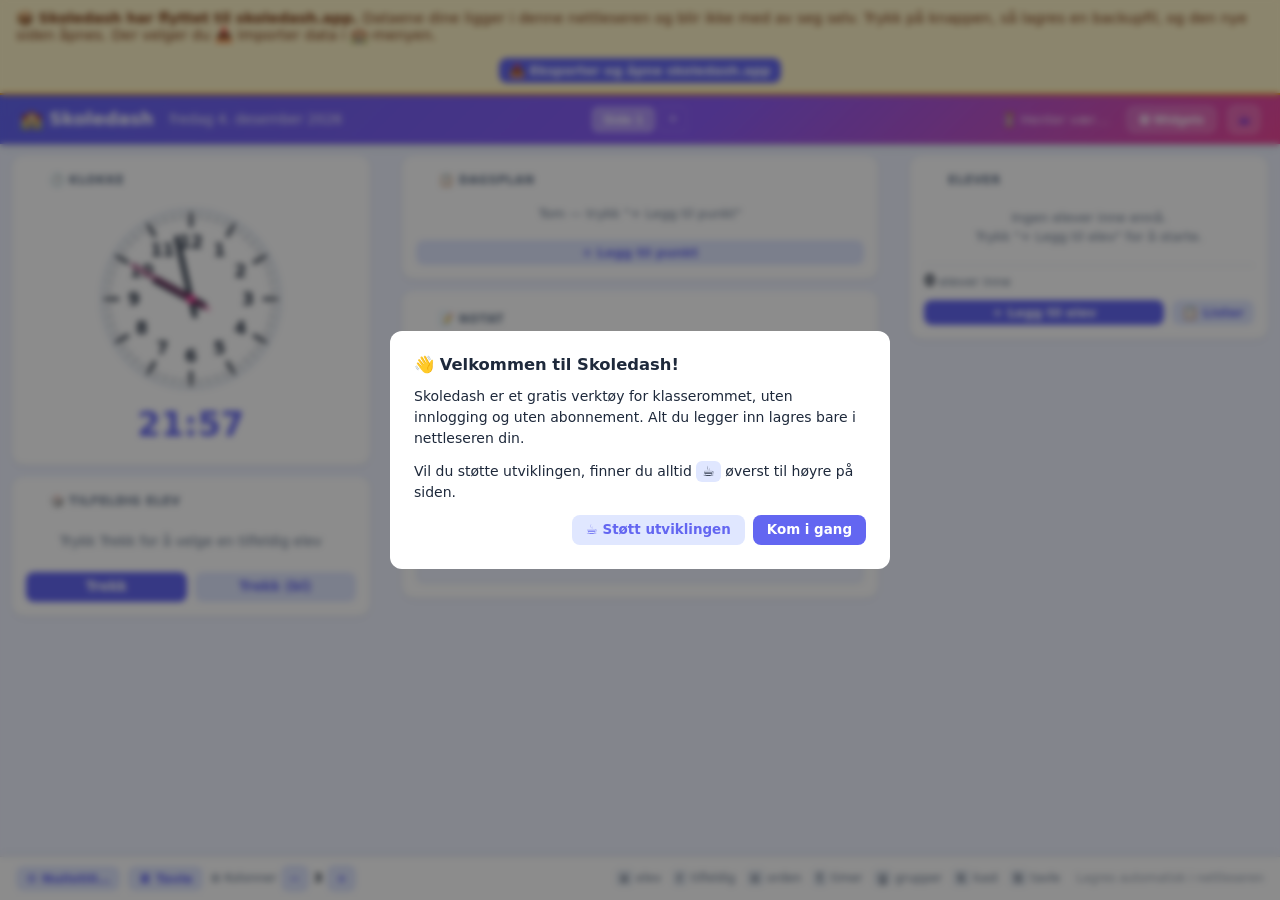
<file: index.html>
<!DOCTYPE html>
<html lang="no" data-theme="lyst">
<head>
  <meta charset="UTF-8">
  <meta name="viewport" content="width=device-width, initial-scale=1.0">
  <title>Skoledash</title>
  <!-- Favicon uten egen fil: en inline SVG (data-URI) som bare tegner 🏫-emojien. -->
  <link rel="icon" href="data:image/svg+xml,%3Csvg xmlns='http://www.w3.org/2000/svg' viewBox='0 0 100 100'%3E%3Ctext y='.9em' font-size='90'%3E%F0%9F%8F%AB%3C/text%3E%3C/svg%3E">
  <meta name="description" content="Klasseromsdashboard for læreren — navnetrekking, grupper, timer og dagsplan i ett oversiktlig dashboard. Alt lagres lokalt i nettleseren.">
  <!-- Open Graph / sosiale medier -->
  <meta property="og:type" content="website">
  <meta property="og:title" content="Skoledash: klasseromsdashboard for læreren">
  <meta property="og:description" content="Navnetrekking, grupper, timer og dagsplan i ett oversiktlig dashboard. Alt lagres lokalt i nettleseren.">
  <meta property="og:image" content="https://knitresletta.github.io/klasserom-dashboard/og-image.png">
  <meta property="og:image:width" content="2752">
  <meta property="og:image:height" content="1536">
  <meta property="og:url" content="https://knitresletta.github.io/klasserom-dashboard/">
  <meta name="twitter:card" content="summary_large_image">
  <meta name="twitter:title" content="Skoledash: klasseromsdashboard for læreren">
  <meta name="twitter:description" content="Navnetrekking, grupper, timer og dagsplan i ett oversiktlig dashboard.">
  <meta name="twitter:image" content="https://knitresletta.github.io/klasserom-dashboard/og-image.png">
  <link rel="stylesheet" href="style.css">
</head>
<body>
<!--
  Sidestruktur:
   <header>  — tittel/meny, fane-rad for sider, dato, vær og ⊞ Widgets-menyen
   <main>    — tre (eller flere) .col-wrapper-kolonner som JS fyller med widget-kort,
               etterfulgt av selve kort-malene (app.js flytter dem inn i kolonnene)
   #action-bar — bunnlinje med Nullstill, Tavle, kolonneteller og hurtigtast-hint
   #modal-overlay + frittstående modaler — dialoger (se MODALS-seksjonen)
  All logikk ligger i app.js (lastes nederst). Tekst styres via data-attributter.
-->

<!-- Flyttebanner: denne adressen er frosset, Skoledash bor nå på skoledash.app.
     Data følger adressen i nettleseren, så brukeren må eksportere her og importere der. -->
<div id="flytte-banner">
  <span>📦 <strong>Skoledash har flyttet til skoledash.app.</strong> Dataene dine ligger i denne nettleseren og blir ikke med av seg selv. Trykk på knappen, så lagres en backupfil, og den nye siden åpnes. Der velger du 📥 Importer data i 🏫-menyen.</span>
  <!-- Vanlig lenke + inline onclick med vilje: virker selv om nettleseren har en eldre
       app.js i cache (eksporterData finnes der også), og lenker stoppes ikke av popup-blokkering. -->
  <a id="btn-flytt" class="btn btn-primary btn-sm" href="https://skoledash.app" target="_blank" rel="noopener" onclick="eksporterData()">📤 Eksporter og åpne skoledash.app</a>
</div>

<header>
  <!-- Skoledash-menyen: klikk på tittelen åpner nedtrekket. Valgene med .kl-has-submenu
       folder ut en undermeny (tema/font/størrelse). data-tema/-font/-størrelse leses av
       app.js for å vite hvilket valg som ble klikket. -->
  <div id="klasserom-meny-wrapper">
    <h1 id="btn-klasserom-meny" title="Meny">🏫 Skoledash</h1>
    <div id="klasserom-dropdown" class="hidden">
      <div class="kl-dropdown-item" id="btn-åpne-logg">📋 Oppdateringslogg</div>
      <div class="kl-dropdown-item" id="btn-åpne-guide">❓ Brukerveiledning</div>
      <div class="kl-dropdown-item" onclick="åpneTilbakemeldingModal()">💬 Tilbakemelding</div>
      <div class="kl-dropdown-item" onclick="åpneBegrensningModal()">⛔ Gruppebegrensning</div>
      <div class="kl-dropdown-sep"></div>
      <div class="kl-dropdown-item" id="btn-eksporter">📤 Eksporter data</div>
      <div class="kl-dropdown-item" id="btn-importer">📥 Importer data</div>
      <div class="kl-dropdown-sep"></div>
      <div class="kl-dropdown-item kl-has-submenu">
        🎨 Tema
        <div class="kl-submenu">
          <div class="kl-dropdown-label">Standard</div>
          <div class="kl-dropdown-item tema-valg" data-tema="lyst">☀️ Lyst</div>
          <div class="kl-dropdown-item tema-valg" data-tema="mørkt">🌙 Mørkt</div>
          <div class="kl-dropdown-item tema-valg" data-tema="kontrast">⬛ Høy kontrast</div>
          <div class="kl-dropdown-sep"></div>
          <div class="kl-dropdown-label">Eventyr</div>
          <div class="kl-dropdown-item tema-valg" data-tema="under-vann">🌊 Under vann</div>
          <div class="kl-dropdown-item tema-valg" data-tema="fjellet">🏔️ På fjellet</div>
          <div class="kl-dropdown-item tema-valg" data-tema="skogen">🌲 I skogen</div>
          <div class="kl-dropdown-item tema-valg" data-tema="vulkan">🌋 I en vulkan</div>
          <div class="kl-dropdown-item tema-valg" data-tema="eventyrland">🧚 I eventyrland</div>
          <div class="kl-dropdown-sep"></div>
          <div class="kl-dropdown-label">Digital</div>
          <div class="kl-dropdown-item tema-valg" data-tema="matrix">💊 Matrix</div>
          <div class="kl-dropdown-item tema-valg" data-tema="cyberspace">🔷 Cyberspace</div>
          <div class="kl-dropdown-item tema-valg" data-tema="equestria">🦄 Equestria</div>
        </div>
      </div>
      <div class="kl-dropdown-item kl-has-submenu">
        🔤 Font
        <div class="kl-submenu">
          <div class="kl-dropdown-item font-valg" data-font="system">🖥 System standard</div>
          <div class="kl-dropdown-item font-valg" data-font="victor-mono">💻 Victor Mono</div>
          <div class="kl-dropdown-item font-valg" data-font="inter">✦ Inter</div>
          <div class="kl-dropdown-item font-valg" data-font="nunito">○ Nunito</div>
          <div class="kl-dropdown-item font-valg" data-font="roboto-slab">⌂ Roboto Slab</div>
          <div class="kl-dropdown-item font-valg" data-font="playfair">✒ Playfair Display</div>
          <div class="kl-dropdown-item font-valg" data-font="caveat">✍ Caveat</div>
        </div>
      </div>
      <div class="kl-dropdown-item kl-has-submenu">
        📏 Skriftstørrelse
        <div class="kl-submenu kl-submenu-bred">
          <div class="kl-dropdown-label">Alle widgets</div>
          <div class="kl-dropdown-item størrelse-valg" data-størrelse="liten">🔡 Liten</div>
          <div class="kl-dropdown-item størrelse-valg" data-størrelse="normal">🔤 Normal</div>
          <div class="kl-dropdown-item størrelse-valg" data-størrelse="stor">🔠 Stor</div>
          <div class="kl-dropdown-item størrelse-valg" data-størrelse="xl">⬜ Ekstra stor</div>
          <div class="kl-dropdown-sep"></div>
          <div class="kl-dropdown-label">Enkelt widget</div>
          <div class="widget-str-rad" data-widget="card-elever">
            <span>Elever</span>
            <div class="str-knapper">
              <button class="str-knapp widget-str-valg" data-widget="card-elever" data-størrelse="liten">S</button>
              <button class="str-knapp widget-str-valg" data-widget="card-elever" data-størrelse="normal">M</button>
              <button class="str-knapp widget-str-valg" data-widget="card-elever" data-størrelse="stor">L</button>
              <button class="str-knapp widget-str-valg" data-widget="card-elever" data-størrelse="xl">XL</button>
            </div>
          </div>
          <div class="widget-str-rad" data-widget="card-grupper">
            <span>Grupper</span>
            <div class="str-knapper">
              <button class="str-knapp widget-str-valg" data-widget="card-grupper" data-størrelse="liten">S</button>
              <button class="str-knapp widget-str-valg" data-widget="card-grupper" data-størrelse="normal">M</button>
              <button class="str-knapp widget-str-valg" data-widget="card-grupper" data-størrelse="stor">L</button>
              <button class="str-knapp widget-str-valg" data-widget="card-grupper" data-størrelse="xl">XL</button>
            </div>
          </div>
          <div class="widget-str-rad" data-widget="card-tilfeldig">
            <span>Tilfeldig elev</span>
            <div class="str-knapper">
              <button class="str-knapp widget-str-valg" data-widget="card-tilfeldig" data-størrelse="liten">S</button>
              <button class="str-knapp widget-str-valg" data-widget="card-tilfeldig" data-størrelse="normal">M</button>
              <button class="str-knapp widget-str-valg" data-widget="card-tilfeldig" data-størrelse="stor">L</button>
              <button class="str-knapp widget-str-valg" data-widget="card-tilfeldig" data-størrelse="xl">XL</button>
            </div>
          </div>
          <div class="widget-str-rad" data-widget="card-ordenselev">
            <span>Ordenselev</span>
            <div class="str-knapper">
              <button class="str-knapp widget-str-valg" data-widget="card-ordenselev" data-størrelse="liten">S</button>
              <button class="str-knapp widget-str-valg" data-widget="card-ordenselev" data-størrelse="normal">M</button>
              <button class="str-knapp widget-str-valg" data-widget="card-ordenselev" data-størrelse="stor">L</button>
              <button class="str-knapp widget-str-valg" data-widget="card-ordenselev" data-størrelse="xl">XL</button>
            </div>
          </div>
          <div class="widget-str-rad" data-widget="card-ulv">
            <span>Ulv og sauer</span>
            <div class="str-knapper">
              <button class="str-knapp widget-str-valg" data-widget="card-ulv" data-størrelse="liten">S</button>
              <button class="str-knapp widget-str-valg" data-widget="card-ulv" data-størrelse="normal">M</button>
              <button class="str-knapp widget-str-valg" data-widget="card-ulv" data-størrelse="stor">L</button>
              <button class="str-knapp widget-str-valg" data-widget="card-ulv" data-størrelse="xl">XL</button>
            </div>
          </div>
          <div class="widget-str-rad" data-widget="card-timer">
            <span>Timer</span>
            <div class="str-knapper">
              <button class="str-knapp widget-str-valg" data-widget="card-timer" data-størrelse="liten">S</button>
              <button class="str-knapp widget-str-valg" data-widget="card-timer" data-størrelse="normal">M</button>
              <button class="str-knapp widget-str-valg" data-widget="card-timer" data-størrelse="stor">L</button>
              <button class="str-knapp widget-str-valg" data-widget="card-timer" data-størrelse="xl">XL</button>
            </div>
          </div>
          <div class="widget-str-rad" data-widget="card-dagsplan">
            <span>Dagsplan</span>
            <div class="str-knapper">
              <button class="str-knapp widget-str-valg" data-widget="card-dagsplan" data-størrelse="liten">S</button>
              <button class="str-knapp widget-str-valg" data-widget="card-dagsplan" data-størrelse="normal">M</button>
              <button class="str-knapp widget-str-valg" data-widget="card-dagsplan" data-størrelse="stor">L</button>
              <button class="str-knapp widget-str-valg" data-widget="card-dagsplan" data-størrelse="xl">XL</button>
            </div>
          </div>
          <div class="widget-str-rad" data-widget="card-klokke">
            <span>Klokke</span>
            <div class="str-knapper">
              <button class="str-knapp widget-str-valg" data-widget="card-klokke" data-størrelse="liten">S</button>
              <button class="str-knapp widget-str-valg" data-widget="card-klokke" data-størrelse="normal">M</button>
              <button class="str-knapp widget-str-valg" data-widget="card-klokke" data-størrelse="stor">L</button>
              <button class="str-knapp widget-str-valg" data-widget="card-klokke" data-størrelse="xl">XL</button>
            </div>
          </div>
          <div class="widget-str-rad" data-widget="card-terning">
            <span>Terning</span>
            <div class="str-knapper">
              <button class="str-knapp widget-str-valg" data-widget="card-terning" data-størrelse="liten">S</button>
              <button class="str-knapp widget-str-valg" data-widget="card-terning" data-størrelse="normal">M</button>
              <button class="str-knapp widget-str-valg" data-widget="card-terning" data-størrelse="stor">L</button>
              <button class="str-knapp widget-str-valg" data-widget="card-terning" data-størrelse="xl">XL</button>
            </div>
          </div>
        </div>
      </div>
    </div>
  </div>
  <div id="sider-nav" class="sider-nav"></div> <!-- fane-rad, fylles av renderSiderNav() -->
  <div id="header-dato"></div>                 <!-- dagens dato, settes av oppdaterDato() -->
  <div id="widget-meny-wrapper">
    <div id="vær-wrapper">
      <div id="header-ver" title="Klikk for detaljer"></div>
      <div id="vær-popup" class="hidden"></div>
    </div>
    <button id="btn-widget-meny" title="Vis/skjul widgets">⊞ Widgets</button>
    <div id="widget-dropdown" class="hidden"></div>
    <!-- Donasjonsknapp helt til høyre. href settes av setupVelkommen() fra DONASJON_URL. -->
    <a id="btn-doner" data-donasjon target="_blank" rel="noopener noreferrer" title="Støtt utviklingen av Skoledash">☕</a>
  </div>
</header>

<main>
  <!-- Kolonnene kortene plasseres i. Tomme her — applyLayout() flytter kort-malene
       under inn i riktig kolonne per side. byggKolonner() kan legge til/fjerne flere. -->
  <div class="col-wrapper" data-col="1"></div>
  <div class="col-wrapper" data-col="2"></div>
  <div class="col-wrapper" data-col="3"></div>
  <!-- Widget-kortene under er maler som ligger fast i markupen. JS skjuler/viser og
       flytter dem mellom kolonnene; hvert kort har en ✕ (skjul), et drag-håndtak (⠿)
       og en stabil id (card-*) som layout og widget-meny refererer til. -->
  <!-- Card: Elever -->
  <div class="card" id="card-elever">
    <button class="kl-widget-close" onclick="toggleWidgetSynlighet('card-elever', false)" title="Fjern fra siden">✕</button>
    <div class="card-header">
      <span class="drag-handle" title="Dra for å flytte">⠿</span>
      <h2>Elever</h2>
    </div>
    <div id="elev-liste"></div>
    <div class="elev-count">
      <strong id="elev-antall">0</strong>
      <span id="elev-tekst">elever inne</span>
    </div>
    <div class="flex gap-2">
      <button class="btn btn-primary btn-sm flex-1" id="btn-legg-til">+ Legg til elev</button>
      <button class="btn btn-ghost btn-sm" id="btn-lister" title="Klasselister (l)">📋 Lister</button>
    </div>
  </div>

  <!-- Card: Grupper -->
  <div class="card" id="card-grupper">
    <button class="kl-widget-close" onclick="toggleWidgetSynlighet('card-grupper', false)" title="Fjern fra siden">✕</button>
    <div class="card-header">
      <span class="drag-handle" title="Dra for å flytte">⠿</span>
      <h2>Grupper</h2>
      <div class="card-controls">
        <button class="btn btn-ghost btn-sm" id="btn-grupper-ny" title="Lag nye grupper (g)">🎲 Del inn</button>
        <button class="btn btn-sm" id="btn-grupper-fjern" title="Fjern grupper">✕</button>
      </div>
    </div>
    <div id="grupper-vis">
      <p class="tom-tekst">Ingen grupper aktive — trykk <kbd>🎲 Del inn</kbd></p>
    </div>
  </div>

  <!-- Card: Tilfeldig -->
  <div class="card" id="card-tilfeldig">
    <button class="kl-widget-close" onclick="toggleWidgetSynlighet('card-tilfeldig', false)" title="Fjern fra siden">✕</button>
    <div class="card-header">
      <span class="drag-handle" title="Dra for å flytte">⠿</span>
      <h2>🎲 Tilfeldig elev</h2>
    </div>
    <div id="tilfeldig-vis" class="draw-placeholder">Trykk Trekk for å velge en tilfeldig elev</div>
    <div id="tilfeldig-backlog-count" class="backlog-count hidden"></div>
    <div class="flex gap-2">
      <button class="btn btn-primary flex-1" id="btn-tilfeldig" title="Trekk tilfeldig (r)">Trekk</button>
      <button class="btn btn-ghost flex-1" id="btn-tilfeldig-backlog" title="Trekk uten repetisjon (R)">Trekk (bl)</button>
    </div>
  </div>

  <!-- Card: Ordenselever -->
  <div class="card" id="card-ordenselev">
    <button class="kl-widget-close" onclick="toggleWidgetSynlighet('card-ordenselev', false)" title="Fjern fra siden">✕</button>
    <div class="card-header">
      <span class="drag-handle" title="Dra for å flytte">⠿</span>
      <h2>⭐ Ordenselever</h2>
      <div class="card-controls">
        <button class="btn btn-ghost btn-sm btn-icon" id="btn-rediger-ordenselev" title="Rediger backlog">📝</button>
      </div>
    </div>
    <div id="ordenselev-vis" class="draw-placeholder">Trykk Trekk for å velge to ordenselever</div>
    <div id="ordenselev-backlog-count" class="backlog-count hidden"></div>
    <button class="btn btn-amber w-full" id="btn-ordenselev" title="Trekk ordenselever (o)">Trekk ordenselever</button>
  </div>

  <!-- Card: Klassebamse -->
  <div class="card" id="card-ulv">
    <button class="kl-widget-close" onclick="toggleWidgetSynlighet('card-ulv', false)" title="Fjern fra siden">✕</button>
    <div class="card-header">
      <span class="drag-handle" title="Dra for å flytte">⠿</span>
      <h2>Klassebamse</h2>
      <div class="card-controls">
        <button class="btn btn-ghost btn-sm btn-icon" id="btn-ulv-rename" title="Endre navn">✏️</button>
        <button class="btn btn-ghost btn-sm btn-icon" id="btn-rediger-ulv" title="Rediger backlog">📝</button>
      </div>
    </div>
    <div id="ulv-vis" class="draw-placeholder">Trykk Trekk for å velge hvem som tar med klassebamse hjem</div>
    <div id="ulv-backlog-count" class="backlog-count hidden"></div>
    <button class="btn btn-ghost w-full" id="btn-ulv" title="Trekk klassebamse (u)">Trekk klassebamse</button>
  </div>

  <!-- Card: Timer -->
  <div class="card" id="card-timer">
    <button class="kl-widget-close" onclick="toggleWidgetSynlighet('card-timer', false)" title="Fjern fra siden">✕</button>
    <div class="card-header">
      <span class="drag-handle" title="Dra for å flytte">⠿</span>
      <h2>⏱ Timer</h2>
    </div>
    <div id="timer-display">05:00</div>
    <div id="timer-bar-wrap"><div id="timer-bar"></div></div>
    <div id="timer-status" class="timer-status">⏸ Pauset</div>
    <div class="timer-controls">
      <button class="btn btn-success flex-1" id="btn-timer-toggle" title="Start/stopp (t)">▶ Start</button>
      <button class="btn btn-ghost" id="btn-timer-sett" title="Sett tid (s)">Sett tid</button>
      <button class="btn btn-ghost btn-icon" id="btn-timer-reset" title="Nullstill timer">↺</button>
    </div>
  </div>

  <!-- Card: Notat — har INGEN statisk mal her. Notat- og bilde-kort er flerinstans
       og bygges i sin helhet av JS (lagNotatElement/lagBildeElement), én per instans. -->
  <!-- Card: Dagsplan -->
  <div class="card" id="card-dagsplan">
    <button class="kl-widget-close" onclick="toggleWidgetSynlighet('card-dagsplan', false)" title="Fjern fra siden">✕</button>
    <div class="card-header">
      <span class="drag-handle" title="Dra for å flytte">⠿</span>
      <h2>📋 Dagsplan</h2>
    </div>
    <div id="dagsplan-liste"></div>
    <button class="btn btn-ghost w-full btn-sm" id="btn-dagsplan-legg-til" title="Legg til punkt (d)">+ Legg til punkt</button>
  </div>

  <!-- Card: Klokke — analog urskive + digital tid. Været bor i headeren (og i
       vær-popupen der), ikke her — det sto begge steder og var ren dobling.
       Urskiven er statisk SVG; strekene og tallene tegnes én gang av setupKlokke(),
       og de tre viserne roteres av oppdaterKlokke() hvert sekund. -->
  <div class="card" id="card-klokke">
    <button class="kl-widget-close" onclick="toggleWidgetSynlighet('card-klokke', false)" title="Fjern fra siden">✕</button>
    <div class="card-header">
      <span class="drag-handle" title="Dra for å flytte">⠿</span>
      <h2>🕐 Klokke</h2>
    </div>

    <div class="klokke-urskive">
      <svg viewBox="0 0 100 100" role="img" aria-label="Analog klokke">
        <circle class="klokke-skive" cx="50" cy="50" r="47" />
        <g id="klokke-merker"></g>
        <g id="klokke-tall"></g>
        <line id="klokke-viser-time"   class="klokke-viser klokke-viser-time"   x1="50" y1="57" x2="50" y2="29" />
        <line id="klokke-viser-minutt" class="klokke-viser klokke-viser-minutt" x1="50" y1="59" x2="50" y2="17" />
        <line id="klokke-viser-sekund" class="klokke-viser-sekund"              x1="50" y1="61" x2="50" y2="14" />
        <circle class="klokke-nav" cx="50" cy="50" r="2.4" />
      </svg>
    </div>
    <div id="klokke-digital">--:--</div>

  </div>

  <!-- Card: Terning — d4 til d20, 1–6 om gangen. Terningflatene tegnes som SVG av
       renderTerninger(); d6 får ekte prikkeflater, de øvrige sin egen silhuett med
       tallet i midten. Kast-knappen kjører en kort «trilling» før verdiene lander. -->
  <div class="card" id="card-terning">
    <button class="kl-widget-close" onclick="toggleWidgetSynlighet('card-terning', false)" title="Fjern fra siden">✕</button>
    <div class="card-header">
      <span class="drag-handle" title="Dra for å flytte">⠿</span>
      <h2>🎲 Terning</h2>
    </div>

    <div id="terning-flater"></div>
    <div id="terning-sum" class="terning-sum"></div>

    <!-- Terningtype: knapperaden fylles av renderTerningType() så d4…d20 ikke må
         gjentas i markupen, og aktiv type kan markeres ett sted. -->
    <div id="terning-type" class="terning-type"></div>

    <div class="terning-kontroller">
      <div class="terning-antall" title="Hvor mange terninger som kastes">
        <button class="btn btn-ghost btn-sm btn-icon" id="btn-terning-minus" title="Færre terninger">−</button>
        <span id="terning-antall-tall">1</span>
        <button class="btn btn-ghost btn-sm btn-icon" id="btn-terning-pluss" title="Flere terninger">+</button>
      </div>
      <button class="btn btn-primary flex-1" id="btn-terning-kast" title="Kast (k)">🎲 Kast</button>
    </div>
  </div>

</main>

<!-- Vises kun når det finnes ulagrede endringer siden siste eksport (oppdaterEksportVarsel).
     Ligger rett over action-baren så varselet er der blikket havner når man er ferdig. -->
<button id="eksport-varsel" class="hidden" title="Du har endringer siden siste eksport — klikk for å eksportere nå">● Ueksporterte endringer</button>

<!-- Action bar -->
<div id="action-bar">
  <button class="btn btn-ghost btn-sm" id="btn-nullstill" title="Nullstill (n)">⚙️ Nullstill…</button>
  <button class="btn btn-ghost btn-sm" id="btn-blackboard" title="Tavlemodus (b)">🖥 Tavle</button>
  <div class="kl-kol-stepper" title="Antall kolonner på denne siden">
    <span>⊞ Kolonner</span>
    <button class="btn btn-ghost btn-sm btn-icon" id="btn-kol-minus" title="Færre kolonner">−</button>
    <span id="kol-antall">3</span>
    <button class="btn btn-ghost btn-sm btn-icon" id="btn-kol-pluss" title="Flere kolonner">+</button>
  </div>
  <div class="action-bar-right">
    <span class="shortcut-hint">
      <kbd>a</kbd> elev &nbsp;
      <kbd>r</kbd> tilfeldig &nbsp;
      <kbd>o</kbd> orden &nbsp;
      <kbd>t</kbd> timer &nbsp;
      <kbd>g</kbd> grupper &nbsp;
      <kbd>k</kbd> kast &nbsp;
      <kbd>b</kbd> tavle
    </span>
    <span class="lagret-hint">Lagres automatisk i nettleseren</span>
  </div>
</div>

<!-- ============ MODALS ============ -->
<!-- De fleste dialogene bor inne i dette felles overlayet og styres av åpneModal()/
     lukkModal() (som viser/skjuler via .hidden). To dialoger lenger ned (begrensning-
     og feedback-modal) er frittstående og toggles i stedet via inline style.display. -->
<div id="modal-overlay" class="modal-overlay hidden">

  <div id="modal-legg-til" class="modal hidden">
    <h3>Legg til elev</h3>
    <input type="text" id="input-elev-navn" placeholder="Navn…" maxlength="60" autocomplete="off">
    <div class="modal-actions">
      <button class="btn btn-ghost" id="btn-legg-til-avbryt">Avbryt</button>
      <button class="btn btn-success" id="btn-legg-til-bekreft">Legg til</button>
    </div>
  </div>

  <div id="modal-timer-sett" class="modal hidden">
    <h3>Sett nedtellingstid</h3>
    <input type="number" id="input-timer-minutter" placeholder="Minutter (1–60)…" min="1" max="60">
    <div class="modal-actions">
      <button class="btn btn-ghost" id="btn-timer-sett-avbryt">Avbryt</button>
      <button class="btn btn-success" id="btn-timer-sett-bekreft">OK</button>
    </div>
  </div>

  <div id="modal-dagsplan" class="modal hidden">
    <h3>Legg til punkt i dagsplan</h3>
    <input type="text" id="input-dagsplan-punkt" placeholder="f.eks. Gjennomgang kapittel 3…" maxlength="80">
    <div class="modal-actions">
      <button class="btn btn-ghost" id="btn-dagsplan-avbryt">Avbryt</button>
      <button class="btn btn-success" id="btn-dagsplan-bekreft">Legg til</button>
    </div>
  </div>

  <div id="modal-grupper" class="modal hidden">
    <h3>Del inn i grupper</h3>
    <input type="number" id="input-grupper-antall" placeholder="Antall grupper (min. 2)…" min="2">
    <div class="modal-actions">
      <button class="btn btn-ghost" id="btn-grupper-avbryt">Avbryt</button>
      <button class="btn btn-success" id="btn-grupper-bekreft">Del inn</button>
    </div>
  </div>

  <div id="modal-lister" class="modal hidden">
    <h3>Klasselister</h3>
    <div id="lister-innhold"></div>
    <div class="modal-actions">
      <button class="btn btn-ghost flex-1" id="btn-lister-lagre">💾 Lagre nåværende</button>
      <button class="btn btn-primary" id="btn-lister-lukk">Lukk</button>
    </div>
  </div>

  <div id="modal-lagre-liste" class="modal hidden">
    <h3>Navn på listen</h3>
    <input type="text" id="input-liste-navn" placeholder="f.eks. 8A, Valgfag høst…" maxlength="40">
    <div class="modal-actions">
      <button class="btn btn-ghost" id="btn-lagre-liste-avbryt">Avbryt</button>
      <button class="btn btn-success" id="btn-lagre-liste-bekreft">Lagre</button>
    </div>
  </div>

  <div id="modal-nullstill" class="modal hidden">
    <h3>Nullstill…</h3>
    <div class="modal-list" id="nullstill-liste">
      <div class="modal-list-item" data-action="tilfeldig"><span>🎲 Tilfeldig-trekk</span></div>
      <div class="modal-list-item" data-action="ordenselev"><span>⭐ Ordenselever-trekk</span></div>
      <div class="modal-list-item" data-action="ulv"><span>Klassebamse-trekk</span></div>
      <div class="modal-list-item" data-action="grupper"><span>👥 Grupper</span></div>
      <div class="modal-list-item" data-action="timer"><span>⏱ Timer</span></div>
      <div class="modal-list-item" data-action="notat"><span>📝 Notat</span></div>
      <div class="modal-list-item" data-action="dagsplan"><span>📋 Dagsplan</span></div>
      <div class="modal-list-item danger" data-action="fjern_elever"><span>👤 Fjern elever…</span></div>
    </div>
    <div class="modal-actions">
      <button class="btn btn-ghost" id="btn-nullstill-lukk">Lukk</button>
    </div>
  </div>

  <div id="modal-fjern-elever" class="modal hidden">
    <h3>Fjern elever</h3>
    <div id="fjern-elever-liste" class="checkbox-list"></div>
    <div class="modal-actions">
      <button class="btn btn-ghost" id="btn-fjern-avbryt">Avbryt</button>
      <button class="btn btn-danger" id="btn-fjern-bekreft">Fjern valgte</button>
    </div>
  </div>

  <!-- Rename klassebamse -->
  <div id="modal-ulv-rename" class="modal hidden">
    <h3>Endre navn på klassebamsen</h3>
    <input type="text" id="rename-input" class="modal-input" maxlength="30" placeholder="Nytt navn…" />
    <div class="modal-actions">
      <button class="btn btn-ghost" id="btn-rename-avbryt">Avbryt</button>
      <button class="btn btn-primary" id="btn-rename-lagre">Lagre</button>
    </div>
  </div>

  <!-- Backlog-editor -->
  <div id="modal-rediger-backlog" class="modal hidden">
    <h3 id="rediger-backlog-tittel">Rediger backlog</h3>
    <p style="font-size:.85rem;opacity:.7;margin-bottom:.75rem">Klikk på en elev for å markere dem som allerede brukt. Grå = brukt, hvit = tilgjengelig.</p>
    <div id="rediger-backlog-chips" class="chip-grid"></div>
    <div class="modal-actions">
      <button class="btn btn-primary" id="btn-rediger-backlog-lukk">Ferdig</button>
    </div>
  </div>

  <!-- Import-modal -->
  <div id="modal-import" class="modal hidden">
    <h3>📥 Importer data</h3>
    <p id="import-info" class="import-info"></p>
    <div class="import-valg">
      <label class="import-modus">
        <input type="radio" name="import-modus" value="erstatt" checked>
        <span><strong>Erstatt alt</strong><br>Gjenoppretter hele tilstanden fra fila og overskriver alt som ligger her nå (lister, sider, innstillinger, notater og bilder).</span>
      </label>
      <label class="import-modus">
        <input type="radio" name="import-modus" value="flett_lister">
        <span><strong>Slå sammen kun klasselister</strong><br>Behold alt nåværende, legg bare til de lagrede listene fra fila.</span>
      </label>
    </div>
    <div class="modal-actions">
      <button class="btn btn-ghost" id="btn-import-avbryt">Avbryt</button>
      <button class="btn btn-primary" id="btn-import-bekreft">Importer</button>
    </div>
  </div>
</div>

<!-- Skjult fil-input for import -->
<input type="file" id="import-fil" accept="application/json,.json" style="display:none">

<!-- Blackboard overlay -->
<div id="blackboard-overlay" class="hidden">
  <span>Klikk eller trykk <kbd>Esc</kbd> for å avslutte tavlemodus</span>
</div>

<!-- Notifications -->
<div id="notif-container"></div>

<!-- Info overlay (logg + veiledning) -->
<div id="info-overlay" class="modal-overlay hidden">
  <div class="info-modal">
    <div class="info-modal-header">
      <h3 id="info-modal-tittel"></h3>
      <button id="btn-info-lukk" class="btn-lukk-stor">✕</button>
    </div>
    <div id="info-modal-innhold" class="info-modal-innhold"></div>
  </div>
</div>

<!-- Begrensning-modal: frittstående overlay (ikke del av #modal-overlay). Lar læreren
     velge to elever som ikke skal havne i samme gruppe. Knappene bruker inline onclick. -->
<div id="begrensning-modal" class="modal-overlay" style="display:none">
  <div class="modal-boks">
    <h3>⛔ Par som ikke kan være i samme gruppe</h3>
    <div class="begrensning-input">
      <select id="begr-navn1"></select>
      <select id="begr-navn2"></select>
      <button onclick="leggTilBegrensning(document.getElementById('begr-navn1').value, document.getElementById('begr-navn2').value)">Legg til</button>
    </div>
    <ul id="begrensning-liste"></ul>
    <button onclick="document.getElementById('begrensning-modal').style.display='none'">Lukk</button>
  </div>
</div>

<!-- Feedback-modal: frittstående overlay med kontaktvalg (e-post + GitHub-issue).
     Ren statisk markup — ingen skjemainnsending; lenkene gjør jobben. -->
<div id="feedback-modal" class="modal-overlay" style="display:none">
  <div class="modal-boks">
    <h3>💬 Tilbakemelding & kontakt</h3>
    <p class="kontakt-intro">Funnet en feil, eller har du et ønske til appen? Jeg vil gjerne høre fra deg — velg det som passer deg best.</p>
    <div class="kontakt-valg">
      <a class="kontakt-lenke" href="mailto:knitresletta@pm.me?subject=Skoledash%20%E2%80%93%20tilbakemelding">
        ✉️ Send en e-post
        <span>knitresletta@pm.me</span>
      </a>
      <a class="kontakt-lenke" href="https://github.com/Knitresletta/klasserom-dashboard/issues/new" target="_blank" rel="noopener noreferrer">
        🐙 Opprett en sak på GitHub
        <span>Meld feil eller foreslå en ny funksjon</span>
      </a>
    </div>
    <div class="modal-knapper">
      <button onclick="document.getElementById('feedback-modal').style.display='none'">Lukk</button>
    </div>
  </div>
</div>

<!-- Velkomst-modal: vises én gang per nettleser (styres av setupVelkommen() i app.js).
     Lenken får href fra DONASJON_URL, samme som ☕-knappen i headeren. -->
<div id="velkommen-modal" class="modal-overlay" style="display:none">
  <div class="modal-boks velkommen-boks">
    <h3>👋 Velkommen til Skoledash!</h3>
    <p>Skoledash er et gratis verktøy for klasserommet, uten innlogging og uten abonnement. Alt du legger inn lagres bare i nettleseren din.</p>
    <p>Vil du støtte utviklingen, finner du alltid <span class="velkommen-ikon">☕</span> øverst til høyre på siden.</p>
    <div class="modal-knapper">
      <a class="btn btn-ghost" data-donasjon target="_blank" rel="noopener noreferrer">☕ Støtt utviklingen</a>
      <button class="btn btn-primary" id="btn-velkommen-lukk">Kom i gang</button>
    </div>
  </div>
</div>

<!-- All logikk og oppstart ligger her (init kjøres på DOMContentLoaded). -->
<script src="app.js"></script>
</body>
</html>
</file>
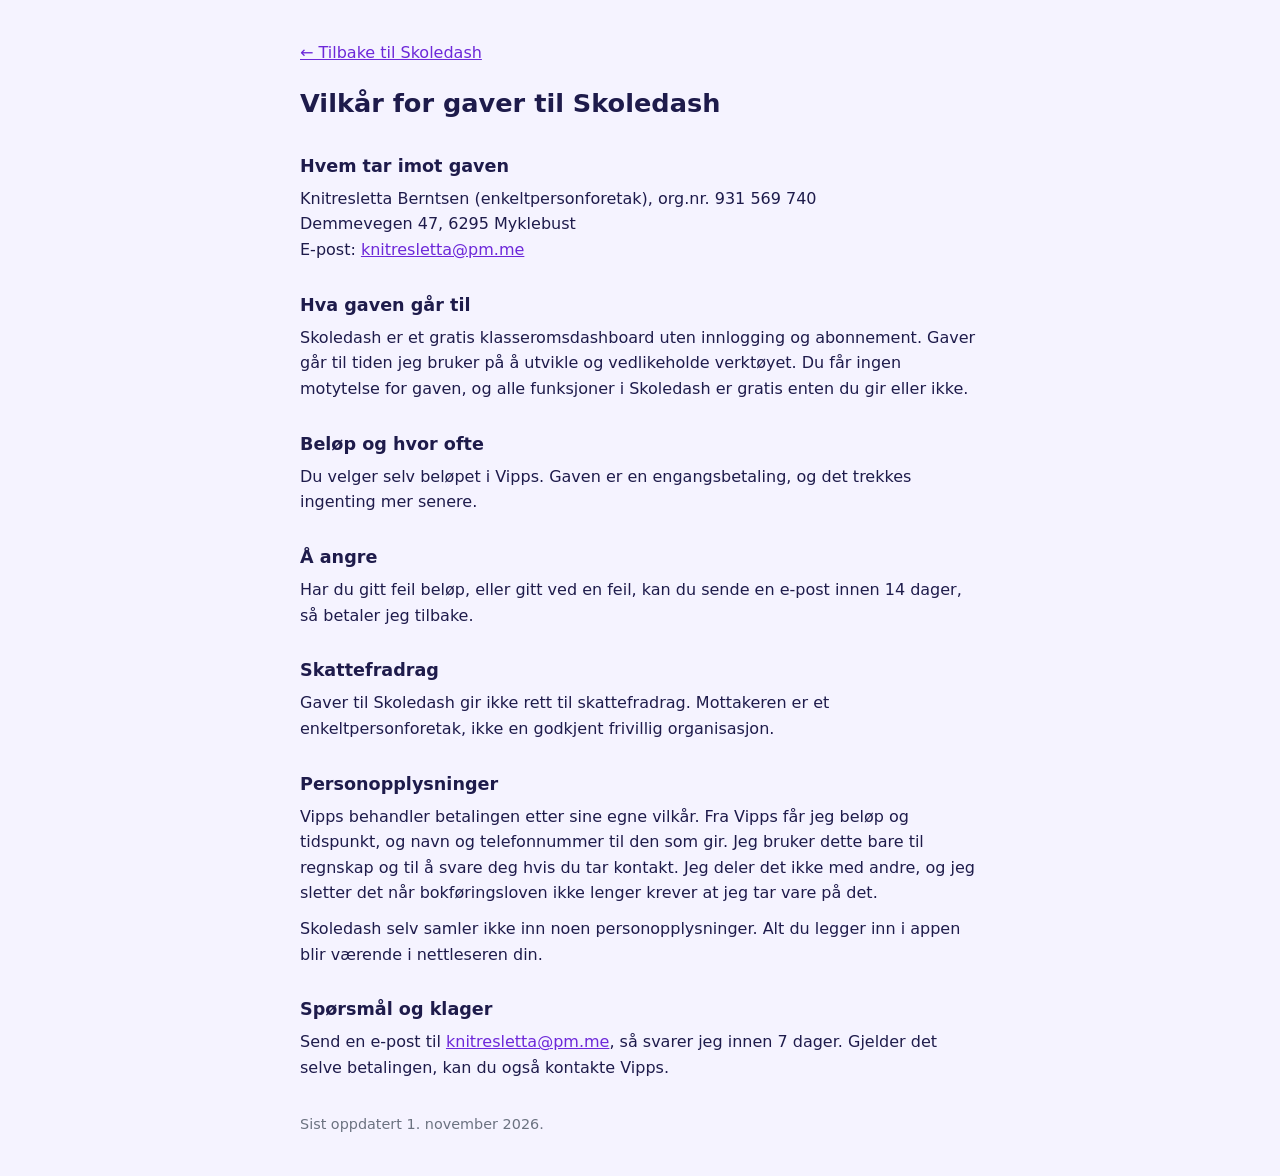
<file: vilkar.html>
<!DOCTYPE html>
<html lang="no">
<head>
  <meta charset="UTF-8">
  <meta name="viewport" content="width=device-width, initial-scale=1.0">
  <title>Vilkår for gaver til Skoledash</title>
  <link rel="icon" href="data:image/svg+xml,%3Csvg xmlns='http://www.w3.org/2000/svg' viewBox='0 0 100 100'%3E%3Ctext y='.9em' font-size='90'%3E%F0%9F%8F%AB%3C/text%3E%3C/svg%3E">
  <!-- Frittstående side som Vipps krever for å ta imot donasjoner. Lenkes fra
       ☕-menyen i appen. Egen enkel stil, så den ikke drar med seg appens layout. -->
  <style>
    body {
      font-family: system-ui, -apple-system, sans-serif;
      max-width: 680px;
      margin: 40px auto;
      padding: 0 20px;
      line-height: 1.6;
      color: #1e1b4b;
      background: #f5f3ff;
    }
    h1 { font-size: 1.6rem; margin-bottom: 4px; }
    h2 { font-size: 1.1rem; margin: 28px 0 6px; }
    p, ul { margin: 0 0 10px; }
    .sist-oppdatert { color: #6b7280; font-size: 0.9rem; margin-top: 32px; }
    a { color: #6d28d9; }
  </style>
</head>
<body>
  <p><a href="./">← Tilbake til Skoledash</a></p>
  <h1>Vilkår for gaver til Skoledash</h1>

  <h2>Hvem tar imot gaven</h2>
  <p>
    Knitresletta Berntsen (enkeltpersonforetak), org.nr. 931 569 740<br>
    Demmevegen 47, 6295 Myklebust<br>
    E-post: <a href="mailto:knitresletta@pm.me">knitresletta@pm.me</a>
  </p>

  <h2>Hva gaven går til</h2>
  <p>Skoledash er et gratis klasseromsdashboard uten innlogging og abonnement. Gaver går til tiden jeg bruker på å utvikle og vedlikeholde verktøyet. Du får ingen motytelse for gaven, og alle funksjoner i Skoledash er gratis enten du gir eller ikke.</p>

  <h2>Beløp og hvor ofte</h2>
  <p>Du velger selv beløpet i Vipps. Gaven er en engangsbetaling, og det trekkes ingenting mer senere.</p>

  <h2>Å angre</h2>
  <p>Har du gitt feil beløp, eller gitt ved en feil, kan du sende en e-post innen 14 dager, så betaler jeg tilbake.</p>

  <h2>Skattefradrag</h2>
  <p>Gaver til Skoledash gir ikke rett til skattefradrag. Mottakeren er et enkeltpersonforetak, ikke en godkjent frivillig organisasjon.</p>

  <h2>Personopplysninger</h2>
  <p>Vipps behandler betalingen etter sine egne vilkår. Fra Vipps får jeg beløp og tidspunkt, og navn og telefonnummer til den som gir. Jeg bruker dette bare til regnskap og til å svare deg hvis du tar kontakt. Jeg deler det ikke med andre, og jeg sletter det når bokføringsloven ikke lenger krever at jeg tar vare på det.</p>
  <p>Skoledash selv samler ikke inn noen personopplysninger. Alt du legger inn i appen blir værende i nettleseren din.</p>

  <h2>Spørsmål og klager</h2>
  <p>Send en e-post til <a href="mailto:knitresletta@pm.me">knitresletta@pm.me</a>, så svarer jeg innen 7 dager. Gjelder det selve betalingen, kan du også kontakte Vipps.</p>

  <p class="sist-oppdatert">Sist oppdatert 1. november 2026.</p>
</body>
</html>
</file>
<file: style.css>
/*
  style.css — all styling for klasserom-dashboardet. Grov inndeling nedover:
    1. Custom properties (:root)  — farger, skygger, radius, font som variabler
    2. Temaer ([data-theme="…"]) — hvert tema overstyrer DE SAMME variablene
    3. Reset + grunnoppsett
    4. Header, meny og undermenyer
    5. Hovedlayout (kolonner) + kort + dra-håndtak
    6. Knapper + utility-klasser
    7. Widget-spesifikk stil (elever, trekk, timer, notat, dagsplan, grupper, bilde)
    8. Modaler, varsler, tavlemodus, info-modal
    9. Animasjoner og responsiv tilpasning
  Fargene refereres alltid via var(--…), så et temabytte = bytte av variabler på <html>.
*/

/* ===================== Custom properties ===================== */
/* Standardtemaet (lyst). Alle andre temaer arver herfra og overstyrer kun det de
   trenger. JS endrer aldri fargene direkte — kun data-theme-attributtet på <html>. */
:root {
    --bg: #eef2ff;
    --card: #ffffff;
    --primary: #6366f1;
    --primary-l: #e0e7ff;
    --pink: #ec4899;
    --pink-l: #fce7f3;
    --amber: #f59e0b;
    --amber-l: #fef3c7;
    --green: #10b981;
    --green-l: #d1fae5;
    --red: #ef4444;
    --red-l: #fee2e2;
    --text: #1e293b;
    --muted: #64748b;
    --border: #e2e8f0;
    --shadow: 0 1px 3px 0 rgb(0 0 0 / 0.1), 0 1px 2px -1px rgb(0 0 0 / 0.08);
    --shadow-md:
        0 4px 6px -1px rgb(0 0 0 / 0.1), 0 2px 4px -2px rgb(0 0 0 / 0.08);
    --r: 12px;
    --r-sm: 8px;
    --font: system-ui, -apple-system, "Segoe UI", sans-serif;
    /* Skriftstørrelse settes på roten slik at alle rem-baserte størrelser skalerer */
    font-size: var(--font-size, 16px);
}

/* ===================== Temaer ===================== */
/* Hvert tema er bare et nytt sett verdier for de samme variablene (+ av og til en
   egen header-bakgrunn). Settes via data-theme på <html> fra settTema(). Vil du lage
   et nytt tema: kopier en blokk, gi den et nytt data-theme-navn og juster fargene. */
[data-theme="mørkt"] {
    --bg: #0f172a;
    --card: #1e293b;
    --primary: #818cf8;
    --primary-l: #312e81;
    --pink: #f472b6;
    --pink-l: #6d1a4e;
    --amber: #fbbf24;
    --amber-l: #78350f;
    --green: #34d399;
    --green-l: #064e3b;
    --red: #f87171;
    --red-l: #7f1d1d;
    --text: #f1f5f9;
    --muted: #94a3b8;
    --border: #334155;
    --shadow: 0 1px 3px 0 rgb(0 0 0 / 0.4), 0 1px 2px -1px rgb(0 0 0 / 0.3);
    --shadow-md:
        0 4px 6px -1px rgb(0 0 0 / 0.45), 0 2px 4px -2px rgb(0 0 0 / 0.35);
}
[data-theme="mørkt"] header {
    background: linear-gradient(135deg, #1e293b 0%, #0f172a 100%);
    border-bottom: 1px solid var(--border);
}

[data-theme="kontrast"] {
    --bg: #f5f5f5;
    --card: #ffffff;
    --primary: #000000;
    --primary-l: #dddddd;
    --green: #005500;
    --green-l: #ccffcc;
    --red: #990000;
    --red-l: #ffcccc;
    --amber: #664400;
    --amber-l: #fff3cc;
    --pink: #880066;
    --pink-l: #ffddee;
    --text: #000000;
    --muted: #333333;
    --border: #000000;
    --shadow: none;
    --shadow-md: none;
}
[data-theme="kontrast"] header {
    background: #000000;
    border-bottom: 2px solid #000;
}
[data-theme="kontrast"] .card {
    border: 2px solid #000000;
}

[data-theme="under-vann"] {
    --bg: #0c2a4a;
    --card: #0d3b6e;
    --primary: #38bdf8;
    --primary-l: #0c4a6e;
    --text: #e0f2fe;
    --muted: #7dd3fc;
    --border: #1e4d7b;
    --green: #34d399;
    --green-l: #064e3b;
    --amber: #fbbf24;
    --amber-l: #78350f;
    --shadow: 0 1px 4px 0 rgb(0 0 0 / 0.5);
    --shadow-md: 0 4px 8px -1px rgb(0 0 0 / 0.6);
}
[data-theme="under-vann"] header {
    background: #061829;
    border-bottom: 1px solid #1e4d7b;
}

[data-theme="fjellet"] {
    --bg: #cfdde8;
    --card: #e8eff5;
    --primary: #1e3a5f;
    --primary-l: #b9c9d8;
    --text: #0f172a;
    --muted: #475569;
    --border: #94a8bc;
    --green: #166534;
    --green-l: #bbf7d0;
    --amber: #b45309;
    --amber-l: #fde68a;
}
[data-theme="fjellet"] header {
    background: linear-gradient(135deg, #1e3a5f 0%, #475569 60%, #94a8bc 100%);
    border-bottom: 1px solid #94a8bc;
}

[data-theme="skogen"] {
    --bg: #1a2e1a;
    --card: #243824;
    --primary: #86efac;
    --primary-l: #14532d;
    --text: #dcfce7;
    --muted: #86efac;
    --border: #2d4a2d;
    --green: #4ade80;
    --green-l: #14532d;
    --amber: #fbbf24;
    --amber-l: #78350f;
    --shadow: 0 1px 4px 0 rgb(0 0 0 / 0.5);
    --shadow-md: 0 4px 8px -1px rgb(0 0 0 / 0.55);
}
[data-theme="skogen"] header {
    background: #0f1f0f;
    border-bottom: 1px solid #2d4a2d;
}

[data-theme="vulkan"] {
    --bg: #1c0a00;
    --card: #2d1200;
    --primary: #f97316;
    --primary-l: #7c2d12;
    --text: #fff7ed;
    --muted: #fb923c;
    --border: #431407;
    --red: #ef4444;
    --red-l: #7f1d1d;
    --amber: #fbbf24;
    --amber-l: #78350f;
    --green: #86efac;
    --green-l: #14532d;
    --shadow: 0 1px 4px 0 rgb(0 0 0 / 0.6);
    --shadow-md: 0 4px 8px -1px rgb(0 0 0 / 0.7);
}
[data-theme="vulkan"] header {
    background: #120500;
    border-bottom: 1px solid #431407;
}

[data-theme="eventyrland"] {
    --bg: #ead5ff;
    --card: #faeeff;
    --primary: #6b21a8;
    --primary-l: #e9d5ff;
    --pink: #db2777;
    --pink-l: #fce7f3;
    --text: #2e1065;
    --muted: #7c3aed;
    --border: #c4b5fd;
    --green: #15803d;
    --green-l: #bbf7d0;
    --amber: #d97706;
    --amber-l: #fde68a;
}
[data-theme="eventyrland"] header {
    background: linear-gradient(135deg, #6b21a8 0%, #db2777 55%, #f59e0b 100%);
    border-bottom: 1px solid #c4b5fd;
}

[data-theme="matrix"] {
    --bg: #000000;
    --card: #001400;
    --primary: #00ff41;
    --primary-l: #003300;
    --text: #00ff41;
    --muted: #00aa2b;
    --border: #004400;
    --green: #00ff41;
    --green-l: #003300;
    --red: #ff4444;
    --red-l: #330000;
    --amber: #ffff00;
    --amber-l: #333300;
    --pink: #ff00ff;
    --pink-l: #330033;
    --shadow: 0 0 8px 0 rgb(0 255 65 / 0.3);
    --shadow-md: 0 0 16px 0 rgb(0 255 65 / 0.4);
}
[data-theme="matrix"] header {
    background: #000a00;
    border-bottom: 1px solid #004400;
}
[data-theme="matrix"] .card {
    border: 1px solid #004400;
}

[data-theme="cyberspace"] {
    --bg: #060018;
    --card: #0d0030;
    --primary: #00d4ff;
    --primary-l: #001a3d;
    --pink: #ff00aa;
    --pink-l: #3d0029;
    --text: #e0f0ff;
    --muted: #7ec8e3;
    --border: #1a0060;
    --green: #00ff9d;
    --green-l: #003322;
    --amber: #ffaa00;
    --amber-l: #332200;
    --shadow: 0 0 10px 0 rgb(0 212 255 / 0.25);
    --shadow-md: 0 0 20px 0 rgb(0 212 255 / 0.35);
}
[data-theme="cyberspace"] header {
    background: #030010;
    border-bottom: 1px solid #1a0060;
}

[data-theme="equestria"] {
    --bg: #ffcce6;
    --card: #fff0f7;
    --primary: #be185d;
    --primary-l: #fbcfe8;
    --pink: #ec4899;
    --pink-l: #fce7f3;
    --text: #500724;
    --muted: #be185d;
    --border: #f9a8d4;
    --green: #059669;
    --green-l: #a7f3d0;
    --amber: #ea580c;
    --amber-l: #fed7aa;
    --red: #dc2626;
    --red-l: #fecaca;
}
[data-theme="equestria"] header {
    background: linear-gradient(
        135deg,
        #ec4899 0%,
        #a855f7 33%,
        #3b82f6 66%,
        #22c55e 100%
    );
    border-bottom: 1px solid #f9a8d4;
}

/* ===================== Reset ===================== */
/* Nullstill nettleserens standard-marger/padding og bruk border-box overalt, så
   bredde/høyde inkluderer padding og kanter (gjør layouten forutsigbar). */
*,
*::before,
*::after {
    box-sizing: border-box;
    margin: 0;
    padding: 0;
}
body {
    font-family: var(--font);
    background: var(--bg);
    color: var(--text);
    font-size: 0.875rem; /* 14px ved normal rot (16px) — skalerer med --font-size */
    min-height: 100vh;
    display: flex;
    flex-direction: column;
}

/* ===================== Header ===================== */
header {
    background: linear-gradient(135deg, #6366f1 0%, #8b5cf6 55%, #ec4899 100%);
    color: white;
    padding: 10px 20px;
    display: flex;
    align-items: center;
    gap: 16px;
    box-shadow: var(--shadow-md);
    flex-shrink: 0;
    position: relative;
}
header h1 {
    font-size: 1.15rem;
    font-weight: 800;
    letter-spacing: -0.01em;
    white-space: nowrap;
    cursor: pointer;
}
/* Fane-raden sentreres midt i headeren uavhengig av tittel/meny til venstre:
   plasser ved 50 % og dra halve egen bredde tilbake med translateX(-50%). */
.sider-nav {
    display: flex;
    align-items: center;
    gap: 4px;
    position: absolute;
    left: 50%;
    transform: translateX(-50%);
}
.side-tab {
    background: rgba(255, 255, 255, 0.15);
    border: 1px solid rgba(255, 255, 255, 0.3);
    border-radius: 6px;
    padding: 4px 10px;
    cursor: pointer;
    font-size: 0.85rem;
    color: white;
    display: flex;
    align-items: center;
    gap: 5px;
    transition: background 0.15s;
    white-space: nowrap;
}
.side-tab.aktiv {
    background: rgba(255, 255, 255, 0.35);
    border-color: rgba(255, 255, 255, 0.6);
    font-weight: 700;
}
.side-tab-input {
    font: inherit;
    font-size: 0.85rem;
    padding: 4px 10px;
    border-radius: 6px;
    border: 2px solid var(--primary);
    outline: none;
    background: #fff;
    color: var(--text);
    width: 9ch;
    min-width: 9ch;
}
.side-tab:hover:not(.aktiv) {
    background: rgba(255, 255, 255, 0.25);
}
.side-slett {
    font-size: 0.65rem;
    opacity: 0.7;
    cursor: pointer;
    line-height: 1;
}
.side-slett:hover {
    opacity: 1;
}
.side-legg-til {
    background: transparent;
    border: 1px dashed rgba(255, 255, 255, 0.4);
    border-radius: 6px;
    padding: 4px 9px;
    cursor: pointer;
    font-size: 1rem;
    color: rgba(255, 255, 255, 0.8);
    line-height: 1;
}
.side-legg-til:hover {
    border-color: white;
    color: white;
}
#header-dato {
    font-size: 0.85rem;
    opacity: 0.9;
}
#klasserom-meny-wrapper {
    position: relative;
}
#vær-wrapper {
    position: relative;
}
#header-ver {
    font-size: 0.82rem;
    opacity: 0.85;
    white-space: nowrap;
    cursor: pointer;
    padding: 3px 6px;
    border-radius: 6px;
    transition: background 0.12s;
}
#header-ver:hover {
    background: rgb(255 255 255 / 0.15);
}
#vær-popup {
    position: absolute;
    top: calc(100% + 10px);
    right: 0;
    background: var(--card);
    border-radius: var(--r);
    box-shadow: var(--shadow-md);
    padding: 14px;
    min-width: 280px;
    z-index: 150;
    color: var(--text);
    animation: modal-in 0.15s ease;
}
.vær-nå {
    display: flex;
    flex-direction: column;
    gap: 6px;
    margin-bottom: 12px;
    border-bottom: 1px solid var(--border);
    padding-bottom: 12px;
}
.vær-rad {
    display: flex;
    justify-content: space-between;
    font-size: 0.85rem;
}
.vær-rad span {
    color: var(--muted);
}
.vær-timer {
    display: flex;
    gap: 6px;
    overflow-x: auto;
    padding-bottom: 2px;
}
.vær-time-kort {
    display: flex;
    flex-direction: column;
    align-items: center;
    gap: 3px;
    min-width: 44px;
    padding: 6px 4px;
    border-radius: 8px;
    background: var(--bg);
    font-size: 0.78rem;
}
.vær-time-tid {
    color: var(--muted);
    font-size: 0.7rem;
}
.vær-time-emoji {
    font-size: 1.1rem;
}
.vær-time-temp {
    font-weight: 700;
}
.vær-time-nedbør {
    color: #3b82f6;
    font-size: 0.7rem;
}
/* Toppen av vær-popupen: stedsnavn og hvor stedet kom fra. */
.vær-sted-topp {
    display: flex;
    align-items: baseline;
    justify-content: space-between;
    gap: 8px;
    margin-bottom: 10px;
}
.vær-sted-navn {
    font-weight: 700;
    font-size: 0.95rem;
}
.vær-sted-kilde {
    font-size: 0.72rem;
    color: var(--muted);
    white-space: nowrap;
}

/* Symbol + temperatur stort, så tallet leses før detaljradene. */
.vær-hoved {
    display: flex;
    align-items: center;
    justify-content: center;
    gap: 10px;
    font-size: 1.6rem;
    font-weight: 700;
    margin-bottom: 8px;
}
.vær-rad strong {
    font-variant-numeric: tabular-nums;
}
/* Markerer høy pollenkonsentrasjon — den ene verdien en allergiker må oppdage raskt. */
.vær-rad strong.pollen-hoyt {
    color: var(--red);
}
.vær-tom {
    color: var(--muted);
    font-size: 0.85rem;
    padding: 6px 0 12px;
}

/* Stedskontroller nederst i popupen: posisjonsknapp + søk. */
.vær-sted-verktøy {
    display: flex;
    flex-direction: column;
    gap: 6px;
    margin-top: 12px;
    padding-top: 12px;
    border-top: 1px solid var(--border);
}
.vær-sted-verktøy input {
    width: 100%;
    padding: 6px 8px;
    border: 1px solid var(--border);
    border-radius: var(--r-sm);
    background: var(--card);
    color: var(--text);
    font: inherit;
    font-size: 0.85rem;
}
.vær-sted-verktøy input:focus {
    outline: none;
    border-color: var(--primary);
}
.vær-sted-treff {
    display: flex;
    flex-direction: column;
    gap: 2px;
    max-height: 170px;
    overflow-y: auto;
}
.vær-sted-treff-rad {
    display: flex;
    flex-direction: column;
    align-items: flex-start;
    gap: 1px;
    background: none;
    border: none;
    border-radius: var(--r-sm);
    padding: 5px 7px;
    cursor: pointer;
    text-align: left;
    font: inherit;
    color: var(--text);
}
.vær-sted-treff-rad:hover {
    background: var(--primary-l);
}
.vær-sted-treff-rad strong {
    font-size: 0.88rem;
}
.vær-sted-treff-rad span {
    font-size: 0.75rem;
    color: var(--muted);
}
.vær-sted-tom {
    font-size: 0.8rem;
    color: var(--muted);
    padding: 4px 2px;
}

#klasserom-dropdown {
    position: absolute;
    top: calc(100% + 8px);
    left: 0;
    background: var(--card);
    border-radius: var(--r);
    box-shadow: var(--shadow-md);
    padding: 8px 0;
    min-width: 200px;
    z-index: 150;
    animation: modal-in 0.15s ease;
}
.kl-dropdown-item {
    padding: 9px 16px;
    cursor: pointer;
    font-size: 0.88rem;
    color: var(--text);
    font-weight: 500;
    transition: background 0.1s;
}
.kl-dropdown-item:hover {
    background: var(--bg);
}
.kl-dropdown-sep {
    height: 1px;
    background: var(--border);
    margin: 4px 0;
}
.kl-dropdown-label {
    padding: 4px 16px;
    font-size: 0.72rem;
    font-weight: 700;
    text-transform: uppercase;
    letter-spacing: 0.06em;
    color: var(--muted);
}
.tema-valg.aktiv {
    color: var(--primary);
    font-weight: 700;
}
.tema-valg.aktiv::after {
    content: " ✓";
}

/* Sub-meny */
.kl-has-submenu {
    position: relative;
}
.kl-has-submenu::after {
    content: " ›";
    float: right;
    opacity: 0.6;
}
.kl-submenu {
    display: none;
    position: absolute;
    left: 100%;
    top: -4px;
    background: var(--card);
    border: 1px solid var(--border);
    border-radius: var(--r);
    box-shadow: var(--shadow-md);
    min-width: 180px;
    padding: 4px 0;
    z-index: 1000;
}
.kl-has-submenu:hover .kl-submenu {
    display: block;
}
.font-valg.aktiv,
.størrelse-valg.aktiv {
    color: var(--primary);
    font-weight: 700;
}
.font-valg.aktiv::after,
.størrelse-valg.aktiv::after {
    content: " ✓";
}

.kl-submenu-bred {
    min-width: 240px;
}

.widget-str-rad {
    display: flex;
    align-items: center;
    justify-content: space-between;
    padding: 4px 12px;
    gap: 8px;
}
.widget-str-rad span {
    font-size: 0.85em;
    color: var(--muted);
    flex: 1;
}
.str-knapper {
    display: flex;
    gap: 2px;
}
.str-knapp {
    background: none;
    border: 1px solid var(--border);
    border-radius: 3px;
    color: var(--text);
    cursor: pointer;
    font-size: 0.75em;
    line-height: 1;
    padding: 2px 5px;
}
.str-knapp:hover {
    background: var(--primary-l);
    color: var(--primary);
}
.str-knapp.aktiv {
    background: var(--primary);
    color: #fff;
    border-color: var(--primary);
    font-weight: 700;
}

textarea[id^="notat-textarea"].kursiv {
    font-style: italic;
}

/* ===================== Main layout ===================== */
/* Hovedområdet er en vannrett flex-rad av kolonner (.col-wrapper). Hver kolonne
   stabler kortene sine loddrett. align-items: flex-start gjør at kolonnene starter
   øverst i stedet for å strekkes like høye. */
main {
    display: flex;
    flex-direction: row;
    gap: 12px;
    padding: 12px;
    flex: 1;
    align-items: flex-start;
}

.col-wrapper {
    display: flex;
    flex-direction: column;
    gap: 12px;
    flex: 1 1 0; /* faktisk bredde settes inline pr. side fra kol_bredder */
    min-width: 0;
}

/* Dra-håndtak mellom kolonner for å justere bredde (settes inn av byggKolonner) */
.kl-col-resizer {
    flex: 0 0 8px;
    align-self: stretch;
    position: relative;
    cursor: col-resize;
    border-radius: 4px;
    transition: background 0.12s;
}
.kl-col-resizer::before {
    content: "";
    position: absolute;
    top: 8px;
    bottom: 8px;
    left: 50%;
    transform: translateX(-50%);
    width: 2px;
    border-radius: 2px;
    background: var(--border);
    opacity: 0;
    transition:
        opacity 0.12s,
        background 0.12s;
}
main:hover .kl-col-resizer::before {
    opacity: 0.35;
}
.kl-col-resizer:hover {
    background: var(--primary-l);
}
.kl-col-resizer:hover::before {
    opacity: 1;
    background: var(--primary);
}
body.kl-resizing {
    cursor: col-resize;
    user-select: none;
}
body.kl-resizing .kl-col-resizer::before {
    opacity: 1;
    background: var(--primary);
}

/* ===================== Cards ===================== */
.card {
    background: var(--card);
    border-radius: var(--r);
    box-shadow: var(--shadow);
    padding: 14px;
    display: flex;
    flex-direction: column;
    gap: 10px;
    transition:
        box-shadow 0.15s,
        opacity 0.15s;
    min-width: 0; /* viktig for grid-overflow */
    position: relative; /* for .kl-widget-close i hjørnet */
}
.card.dragging {
    opacity: 0.45;
    box-shadow: none;
}

/* Fjern-knapp i kortets hjørne: skjuler singletons / sletter notat-bilde-instanser */
.kl-widget-close {
    position: absolute;
    top: 6px;
    right: 6px;
    width: 22px;
    height: 22px;
    display: flex;
    align-items: center;
    justify-content: center;
    border: none;
    background: none;
    color: var(--muted);
    font-size: 0.85rem;
    line-height: 1;
    border-radius: 6px;
    cursor: pointer;
    opacity: 0;
    transition:
        opacity 0.15s,
        background 0.12s,
        color 0.12s;
    z-index: 2;
}
.card:hover .kl-widget-close {
    opacity: 0.5;
}
.kl-widget-close:hover {
    opacity: 1;
    background: var(--red-l);
    color: var(--red);
}
.card h2 {
    font-size: 0.72rem;
    font-weight: 700;
    text-transform: uppercase;
    letter-spacing: 0.06em;
    color: var(--muted);
}
.card-header {
    display: flex;
    align-items: center;
    gap: 6px;
    padding-right: 20px; /* gjør plass til .kl-widget-close i hjørnet */
}
.card-header h2 {
    flex: 1;
}
.card-controls {
    display: flex;
    align-items: center;
    gap: 4px;
    opacity: 0;
    transition: opacity 0.15s;
}
.card:hover .card-controls {
    opacity: 1;
}

/* ===================== Drag handle ===================== */
/* ⠿-håndtaket (og kort-kontrollene over) ligger skjult med opacity: 0 og tones inn
   når man holder musa over kortet — samme «vis ved hover»-mønster brukes flere steder. */
.drag-handle {
    cursor: grab;
    color: var(--border);
    font-size: 1rem;
    line-height: 1;
    padding: 2px 3px;
    border-radius: 4px;
    opacity: 0;
    transition:
        opacity 0.15s,
        color 0.15s;
    user-select: none;
    flex-shrink: 0;
}
.card:hover .drag-handle {
    opacity: 1;
}
.drag-handle:hover {
    color: var(--muted);
}
.drag-handle:active {
    cursor: grabbing;
}

/* ===================== Buttons ===================== */
.btn {
    display: inline-flex;
    align-items: center;
    justify-content: center;
    padding: 7px 14px;
    border: none;
    border-radius: var(--r-sm);
    font-family: inherit;
    font-size: 0.84rem;
    font-weight: 600;
    cursor: pointer;
    transition:
        filter 0.12s,
        transform 0.08s;
    white-space: nowrap;
    line-height: 1.2;
}
.btn:hover {
    filter: brightness(0.92);
}
.btn:active {
    transform: scale(0.97);
}
.btn-primary {
    background: var(--primary);
    color: #fff;
}
.btn-success {
    background: var(--green);
    color: #fff;
}
.btn-danger {
    background: var(--red);
    color: #fff;
}
.btn-amber {
    background: var(--amber);
    color: #fff;
}
.btn-ghost {
    background: var(--primary-l);
    color: var(--primary);
}
.btn-sm {
    padding: 5px 10px;
    font-size: 0.8rem;
}
.btn-icon {
    padding: 6px 9px;
}
.btn-slett {
    color: var(--text-muted);
}
.btn-slett:hover {
    color: #cc0000;
}
.w-full {
    width: 100%;
}
.flex-1 {
    flex: 1;
}

/* ===================== Utilities ===================== */
.flex {
    display: flex;
}
.gap-1 {
    gap: 4px;
}
.gap-2 {
    gap: 8px;
}
.hidden {
    display: none !important;
}

/* ===================== Student list ===================== */
#elev-liste {
    display: flex;
    flex-direction: column;
    gap: 2px;
}
.elev-item {
    display: flex;
    align-items: center;
    gap: 6px;
    padding: 5px 6px;
    border-radius: 6px;
    transition: background 0.1s;
}
.elev-item:hover {
    background: var(--bg);
}
.elev-nr {
    color: var(--muted);
    font-size: 0.78rem;
    width: 20px;
    text-align: right;
    flex-shrink: 0;
}
.elev-dot {
    width: 9px;
    height: 9px;
    border-radius: 50%;
    flex-shrink: 0;
}
.elev-navn {
    flex: 1;
    font-weight: 500;
    font-size: 0.88rem;
    cursor: pointer;
    border-radius: 3px;
}
.elev-navn:hover {
    text-decoration: underline dotted;
    text-underline-offset: 2px;
}
/* Inline-redigeringsfelt for elevnavn — fyller samme plass som navnet. */
.elev-rediger-input {
    flex: 1;
    min-width: 0;
    font: inherit;
    font-size: 0.88rem;
    color: var(--text);
    background: var(--card);
    border: 1px solid var(--primary);
    border-radius: 4px;
    padding: 1px 5px;
    outline: none;
}
.elev-slett {
    opacity: 0;
    background: none;
    border: none;
    cursor: pointer;
    color: var(--red);
    padding: 2px 5px;
    border-radius: 4px;
    font-size: 0.75rem;
    transition: opacity 0.1s;
    flex-shrink: 0;
}
.elev-item:hover .elev-slett {
    opacity: 1;
}
.elev-count {
    font-size: 0.8rem;
    color: var(--muted);
    padding-top: 6px;
    border-top: 1px solid var(--border);
}
.elev-count strong {
    color: var(--text);
    font-size: 0.95rem;
}
.tom-tekst {
    color: var(--muted);
    font-size: 0.82rem;
    text-align: center;
    padding: 8px 4px;
    line-height: 1.5;
}

/* ===================== Draw results ===================== */
.draw-placeholder {
    color: var(--muted);
    font-size: 0.85rem;
    text-align: center;
    padding: 10px 4px;
    line-height: 1.5;
}
.draw-result {
    border-radius: var(--r-sm);
    padding: 12px;
    text-align: center;
    background: var(--primary-l);
}
.draw-result .drawn-name {
    font-size: 1.25rem;
    font-weight: 800;
    color: var(--primary);
}
.draw-pair {
    display: flex;
    flex-direction: column;
    gap: 6px;
}
.draw-pair-item {
    background: var(--amber-l);
    border-radius: var(--r-sm);
    padding: 8px 12px;
    font-weight: 700;
    color: var(--amber);
    text-align: left;
}
.draw-result.ulv-result {
    background: var(--amber-l);
}
.draw-result.ulv-result .drawn-name {
    color: var(--amber);
}
.backlog-count {
    font-size: 0.75rem;
    color: var(--muted);
    text-align: center;
}

/* ===================== Timer ===================== */
#timer-display {
    font-size: 2.6rem;
    font-weight: 800;
    text-align: center;
    font-variant-numeric: tabular-nums;
    color: var(--primary);
    line-height: 1;
    padding: 6px 0;
}
#timer-display.running {
    color: var(--green);
}
#timer-display.ferdig {
    color: var(--red);
}
#timer-bar-wrap {
    background: var(--border);
    border-radius: 999px;
    height: 7px;
    overflow: hidden;
}
/* Framdriftsbjelken. JS setter width i prosent hvert sekund; width-transition gjør at
   den glir jevnt nedover i stedet for å hoppe. Fargen byttes når den kjører/er ferdig. */
#timer-bar {
    height: 100%;
    border-radius: 999px;
    width: 100%;
    background: var(--primary);
    transition:
        width 0.8s linear,
        background 0.3s;
}
.timer-status {
    font-size: 0.8rem;
    color: var(--muted);
    text-align: center;
}
.timer-controls {
    display: flex;
    gap: 8px;
}

/* ===================== Notes ===================== */
/* Attributt-velgeren [id^="notat-textarea"] treffer ALLE notat-felt, også de JS lager
   senere (id-ene starter likt). overflow: hidden + height: auto er det som gjør at
   autoResizeNotat() kan la feltet vokse med teksten i stedet for å få indre scroll. */
textarea[id^="notat-textarea"] {
    width: 100%;
    resize: none;
    border: 1px solid var(--border);
    border-radius: var(--r-sm);
    padding: 9px 10px;
    font-family: inherit;
    font-size: 0.88rem;
    color: var(--text);
    height: auto;
    overflow: hidden;
    outline: none;
    transition: border-color 0.15s;
    background: var(--bg);
}
textarea[id^="notat-textarea"]:focus {
    border-color: var(--primary);
    background: var(--card);
}

/* ===================== Dagsplan ===================== */
#dagsplan-liste {
    display: flex;
    flex-direction: column;
    gap: 5px;
    min-height: 30px;
}
.dagsplan-item {
    display: flex;
    align-items: center;
    gap: 8px;
    padding: 6px 8px;
    background: var(--bg);
    border-radius: 6px;
    font-size: 0.85rem;
}
.dagsplan-item .dagsplan-tekst {
    flex: 1;
    cursor: pointer;
}
.dagsplan-prikk {
    transition: color 0.1s;
    cursor: pointer;
}
/* Inline-redigeringsfelt for et dagsplan-punkt — fyller samme plass som teksten. */
.dagsplan-rediger-input {
    flex: 1;
    min-width: 0;
    font: inherit;
    font-size: 0.85rem;
    color: var(--text);
    background: var(--card);
    border: 1px solid var(--primary);
    border-radius: 4px;
    padding: 1px 5px;
    outline: none;
}
.dagsplan-item.ferdig .dagsplan-prikk {
    color: var(--green);
}
.dagsplan-item.ferdig .dagsplan-tekst {
    text-decoration: line-through;
    color: var(--muted);
}
.dagsplan-slett {
    background: none;
    border: none;
    cursor: pointer;
    color: var(--muted);
    opacity: 0.5;
    font-size: 0.78rem;
    padding: 2px 4px;
    transition: opacity 0.1s;
}
.dagsplan-item:hover .dagsplan-slett {
    opacity: 1;
}
/* Dra-håndtak helt til høyre (etter ✕). Skjult til man holder musa over raden, samme
   «vis ved hover»-mønster som kort-håndtaket. Draget starter på pointerdown her (se
   setupDagsplanDrag), så klikk og redigering ellers er uforstyrret. touch-action: none
   hindrer at et touch-drag i håndtaket ruller siden i stedet. */
.dagsplan-handle {
    cursor: grab;
    color: var(--border);
    font-size: 0.95rem;
    line-height: 1;
    padding: 0 2px;
    opacity: 0;
    transition: opacity 0.15s, color 0.15s;
    user-select: none;
    touch-action: none;
    flex-shrink: 0;
}
.dagsplan-item:hover .dagsplan-handle {
    opacity: 1;
}
.dagsplan-handle:hover {
    color: var(--muted);
}
.dagsplan-handle:active {
    cursor: grabbing;
}
.dagsplan-item.dagsplan-dragging {
    opacity: 0.45;
}
/* Flytende kopi av raden som følger pekeren under draget. Posisjoneres i JS. */
.dagsplan-klone {
    position: fixed;
    z-index: 1000;
    box-sizing: border-box;
    pointer-events: none;
    background: var(--card);
    box-shadow: var(--shadow-md);
    border-radius: 6px;
    opacity: 0.95;
    cursor: grabbing;
}
.dagsplan-klone .dagsplan-handle {
    opacity: 1;
}
/* Blå strek som viser hvor punktet havner ved slipp. Negativ margin legger den i gapet
   mellom punktene uten å dytte dem fra hverandre. */
.dagsplan-drop-indikator {
    height: 3px;
    background: var(--primary);
    border-radius: 2px;
    pointer-events: none;
    margin: -2px 0;
}

/* ===================== Groups ===================== */
#grupper-vis {
    display: flex;
    flex-direction: column;
    gap: 6px;
}
.gruppe-kort {
    border-radius: var(--r-sm);
    padding: 8px 10px;
}
.gruppe-tittel {
    font-size: 0.7rem;
    font-weight: 700;
    text-transform: uppercase;
    letter-spacing: 0.06em;
    margin-bottom: 3px;
}
.gruppe-elever {
    font-size: 0.85rem;
    line-height: 1.6;
}
#btn-grupper-fjern {
    background: var(--red-l);
    color: var(--red);
}

/* ===================== Header widget-meny ===================== */
#widget-meny-wrapper {
    position: relative;
    margin-left: auto;
    display: flex;
    align-items: center;
    gap: 12px;
}
#btn-widget-meny {
    background: rgb(255 255 255 / 0.18);
    border: 1px solid rgb(255 255 255 / 0.3);
    color: white;
    border-radius: var(--r-sm);
    padding: 5px 11px;
    font-size: 0.82rem;
    font-weight: 600;
    cursor: pointer;
    white-space: nowrap;
    transition: background 0.12s;
}
#btn-widget-meny:hover {
    background: rgb(255 255 255 / 0.28);
}
/* Donasjonsknappen: samme glass-stil som ⊞ Widgets, men kvadratisk med bare ☕. */
#btn-doner {
    background: rgb(255 255 255 / 0.18);
    border: 1px solid rgb(255 255 255 / 0.3);
    border-radius: var(--r-sm);
    padding: 4px 8px;
    font-size: 0.95rem;
    line-height: 1.2;
    text-decoration: none;
    cursor: pointer;
    transition: background 0.12s;
}
#btn-doner:hover {
    background: rgb(255 255 255 / 0.28);
}
#widget-dropdown {
    position: absolute;
    top: calc(100% + 10px);
    right: 0;
    background: var(--card);
    border-radius: var(--r);
    box-shadow: var(--shadow-md);
    padding: 10px 0;
    min-width: 210px;
    z-index: 150;
    animation: modal-in 0.15s ease;
}
.widget-meny-rad {
    display: flex;
    align-items: center;
    gap: 10px;
    padding: 8px 16px;
    cursor: pointer;
    font-size: 0.88rem;
    color: var(--text);
    transition: background 0.1s;
    user-select: none;
}
.widget-meny-rad:hover {
    background: var(--bg);
}
.widget-meny-rad input[type="checkbox"] {
    width: 15px;
    height: 15px;
    cursor: pointer;
    accent-color: var(--primary);
    flex-shrink: 0;
}
.widget-meny-sep {
    height: 1px;
    background: var(--border);
    margin: 6px 0;
}
.widget-meny-tittel {
    padding: 2px 16px;
    font-size: 0.72rem;
    font-weight: 700;
    text-transform: uppercase;
    letter-spacing: 0.04em;
    color: var(--muted);
}

/* ===================== Drop indicator ===================== */
main.drag-active::before {
    content: "";
    position: fixed;
    inset: 0;
    pointer-events: none;
    z-index: 50;
}
/* Den blå streken som viser hvor et kort vil havne ved slipp. Negativ margin trekker
   den inn i gapet mellom kort så den ikke dytter de andre kortene fra hverandre. */
.drop-indikator {
    height: 3px;
    background: var(--primary);
    border-radius: 2px;
    pointer-events: none;
    margin: -6px 0;
}

/* ===================== Action bar ===================== */
#action-bar {
    background: var(--card);
    border-top: 1px solid var(--border);
    padding: 8px 16px;
    display: flex;
    align-items: center;
    gap: 8px;
    flex-shrink: 0;
    box-shadow: 0 -2px 8px rgb(0 0 0 / 0.04);
}
.action-bar-right {
    margin-left: auto;
    display: flex;
    align-items: center;
    gap: 16px;
}
.shortcut-hint {
    font-size: 0.74rem;
    color: var(--muted);
}
.shortcut-hint kbd {
    background: var(--border);
    border-radius: 4px;
    padding: 1px 5px;
    font-family: inherit;
    font-size: 0.72rem;
    color: var(--text);
}
.lagret-hint {
    font-size: 0.74rem;
    color: var(--muted);
    opacity: 0.7;
}
.kl-kol-stepper {
    display: flex;
    align-items: center;
    gap: 4px;
    font-size: 0.74rem;
    color: var(--muted);
}
.kl-kol-stepper #kol-antall {
    min-width: 1.2ch;
    text-align: center;
    font-weight: 700;
    color: var(--text);
}
.kl-kol-stepper button:disabled {
    opacity: 0.35;
    cursor: default;
}

/* ===================== Modals ===================== */
.modal-overlay {
    position: fixed;
    inset: 0;
    background: rgb(0 0 0 / 0.45);
    display: flex;
    align-items: center;
    justify-content: center;
    z-index: 100;
    backdrop-filter: blur(3px);
    animation: fade-in 0.15s ease;
}
.modal {
    background: var(--card);
    border-radius: 16px;
    padding: 24px;
    width: min(400px, 90vw);
    box-shadow: 0 25px 50px -12px rgb(0 0 0 / 0.25);
    display: flex;
    flex-direction: column;
    gap: 14px;
    animation: modal-in 0.18s ease;
}
.modal h3 {
    font-size: 1.05rem;
    font-weight: 700;
}
.modal input[type="text"],
.modal input[type="number"] {
    width: 100%;
    padding: 10px 12px;
    border: 1px solid var(--border);
    border-radius: var(--r-sm);
    font-family: inherit;
    font-size: 0.9rem;
    outline: none;
    transition: border-color 0.15s;
    background: var(--bg);
    color: var(--text);
}
.modal input:focus {
    border-color: var(--primary);
}
.modal-actions {
    display: flex;
    gap: 8px;
    justify-content: flex-end;
}
.modal-list {
    display: flex;
    flex-direction: column;
    gap: 3px;
    max-height: 300px;
    overflow-y: auto;
}
.modal-list-item {
    display: flex;
    align-items: center;
    justify-content: space-between;
    padding: 9px 12px;
    border-radius: 8px;
    cursor: pointer;
    transition: background 0.1s;
    font-size: 0.9rem;
    font-weight: 500;
}
.modal-list-item:hover {
    background: var(--bg);
}
.modal-list-item.danger {
    color: var(--red);
}
.modal-list-item.danger:hover {
    background: var(--red-l);
}
.item-meta {
    color: var(--muted);
    font-size: 0.8rem;
}

/* ===================== Checkbox list ===================== */
.checkbox-list {
    display: flex;
    flex-direction: column;
    gap: 4px;
    max-height: 260px;
    overflow-y: auto;
}
.checkbox-item {
    display: flex;
    align-items: center;
    gap: 9px;
    padding: 6px 8px;
    border-radius: 6px;
    cursor: pointer;
}
.checkbox-item:hover {
    background: var(--bg);
}
.checkbox-item input[type="checkbox"] {
    width: 15px;
    height: 15px;
    cursor: pointer;
    accent-color: var(--primary);
}
.checkbox-item label {
    cursor: pointer;
    font-size: 0.88rem;
}
.checkbox-divider {
    border-top: 1px solid var(--border);
    padding-top: 6px;
    margin-top: 2px;
}

/* ===================== Notifications ===================== */
#notif-container {
    position: fixed;
    top: 14px;
    right: 14px;
    display: flex;
    flex-direction: column;
    gap: 7px;
    z-index: 200;
    pointer-events: none;
}
.notif {
    background: var(--text);
    color: #fff;
    padding: 9px 15px;
    border-radius: 8px;
    font-size: 0.84rem;
    font-weight: 500;
    box-shadow: var(--shadow-md);
    max-width: 280px;
    animation: notif-in 0.18s ease;
}
.notif.success {
    background: var(--green);
}
.notif.warning {
    background: var(--amber);
    color: var(--text);
}
.notif.error {
    background: var(--red);
}

/* ===================== Blackboard ===================== */
#blackboard-overlay {
    position: fixed;
    inset: 0;
    background: #080808;
    z-index: 300;
    cursor: pointer;
    display: flex;
    align-items: flex-end;
    justify-content: center;
    padding-bottom: 24px;
    color: #2a2a2a;
    font-size: 0.8rem;
}
#blackboard-overlay kbd {
    background: #1a1a1a;
    border-radius: 4px;
    padding: 1px 6px;
    color: #3a3a3a;
}

/* ===================== Info modal ===================== */
.info-modal {
    background: var(--card);
    border-radius: 16px;
    width: min(740px, 95vw);
    max-height: 85vh;
    display: flex;
    flex-direction: column;
    box-shadow: 0 25px 50px -12px rgb(0 0 0 / 0.3);
    animation: modal-in 0.18s ease;
}
.info-modal-header {
    padding: 20px 24px 16px;
    border-bottom: 1px solid var(--border);
    display: flex;
    align-items: center;
    flex-shrink: 0;
}
.info-modal-header h3 {
    flex: 1;
    font-size: 1.15rem;
    font-weight: 700;
}
.btn-lukk-stor {
    background: none;
    border: none;
    font-size: 1.2rem;
    cursor: pointer;
    color: var(--muted);
    padding: 4px 8px;
    border-radius: 6px;
}
.btn-lukk-stor:hover {
    background: var(--bg);
    color: var(--text);
}
.info-modal-innhold {
    padding: 20px 24px;
    overflow-y: auto;
    flex: 1;
    line-height: 1.75;
}
.info-modal-innhold h4 {
    font-size: 0.9rem;
    font-weight: 700;
    margin: 18px 0 6px;
    text-transform: uppercase;
    letter-spacing: 0.05em;
    color: var(--muted);
}
.info-modal-innhold p,
.info-modal-innhold li {
    font-size: 0.9rem;
    color: var(--text);
}
.info-modal-innhold ul {
    padding-left: 18px;
    margin: 6px 0;
}
.info-modal-innhold kbd {
    background: var(--border);
    border-radius: 4px;
    padding: 1px 5px;
    font-family: inherit;
    font-size: 0.82rem;
    color: var(--text);
}
.logg-entry {
    border-left: 3px solid var(--primary-l);
    padding: 10px 14px;
    margin-bottom: 14px;
    border-radius: 0 8px 8px 0;
    background: var(--bg);
}
.logg-versjon {
    font-weight: 700;
    font-size: 0.95rem;
}
.logg-dato {
    font-size: 0.78rem;
    color: var(--muted);
    margin-bottom: 6px;
}
.logg-entry ul {
    margin: 4px 0;
}
/* Kollapset roadmap-boks øverst i oppdateringsloggen. <details> folder seg ut uten JS. */
.logg-roadmap {
    border: 1px dashed var(--primary);
    border-radius: 8px;
    padding: 8px 14px;
    margin-bottom: 14px;
    background: var(--bg);
}
.logg-roadmap summary {
    font-weight: 700;
    cursor: pointer;
}
.logg-roadmap ul {
    margin: 8px 0 4px;
}

/* ===================== Animations ===================== */
/* Korte inn-animasjoner: fade-in for overlay-bakgrunn, modal-in for dialoger/popups
   (lett zoom + glid ned), notif-in for toast-varsler (glir inn fra høyre). */
@keyframes fade-in {
    from {
        opacity: 0;
    }
    to {
        opacity: 1;
    }
}
@keyframes modal-in {
    from {
        transform: scale(0.95) translateY(-8px);
        opacity: 0;
    }
    to {
        transform: scale(1) translateY(0);
        opacity: 1;
    }
}
@keyframes notif-in {
    from {
        transform: translateX(110%);
        opacity: 0;
    }
    to {
        transform: translateX(0);
        opacity: 1;
    }
}

/* ===================== Chip grid (backlog-editor) ===================== */
.chip-grid {
    display: flex;
    flex-wrap: wrap;
    gap: 0.5rem;
    margin-bottom: 0.5rem;
}
.chip {
    padding: 0.3rem 0.75rem;
    border-radius: 999px;
    border: 1.5px solid var(--border);
    background: var(--card);
    cursor: pointer;
    font-size: 0.9rem;
    transition:
        background 0.15s,
        color 0.15s,
        border-color 0.15s;
    user-select: none;
}
.chip.brukt {
    background: var(--primary-l);
    border-color: var(--primary);
    color: var(--primary);
    opacity: 0.7;
}
.chip.brukt::after {
    content: " ✓";
}
#modal-rediger-backlog {
    width: min(520px, 92vw);
}

/* ===================== Bilde-widget ===================== */
.bilde-vis {
    display: flex;
    flex-direction: column;
    gap: 8px;
}
.bilde-slipp {
    display: flex;
    align-items: center;
    justify-content: center;
    border: 2px dashed var(--border);
    border-radius: 8px;
    padding: 24px;
    cursor: pointer;
    text-align: center;
    color: var(--text-dim);
    font-size: 0.9rem;
}
.bilde-slipp:hover {
    border-color: var(--accent);
}

/* ===================== YouTube-widget ===================== */
.youtube-body {
    display: flex;
    flex-direction: column;
    gap: 8px;
}
.youtube-input {
    display: flex;
    gap: 6px;
}
.youtube-input input {
    flex: 1;
    min-width: 0;
    font: inherit;
    font-size: 0.85rem;
    color: var(--text);
    background: var(--card);
    border: 1px solid var(--border);
    border-radius: 6px;
    padding: 6px 8px;
    outline: none;
}
.youtube-input input:focus {
    border-color: var(--primary);
}
.youtube-modus {
    display: flex;
    align-items: center;
    gap: 4px;
}
.yt-modus-knapp {
    flex: 1;
    font: inherit;
    font-size: 0.8rem;
    padding: 4px 6px;
    border: 1px solid var(--border);
    border-radius: 6px;
    background: var(--card);
    color: var(--muted);
    cursor: pointer;
    transition: background 0.1s, color 0.1s, border-color 0.1s;
}
.yt-modus-knapp.aktiv {
    background: var(--primary);
    border-color: var(--primary);
    color: #fff;
}
.yt-bytt-lenke {
    flex-shrink: 0;
    background: none;
    border: 1px solid var(--border);
    border-radius: 6px;
    color: var(--muted);
    cursor: pointer;
    padding: 4px 8px;
    font-size: 0.85rem;
}
.yt-bytt-lenke:hover {
    color: var(--text);
}
/* 16:9-spiller. I lyd-modus krymper boksen til en kompakt bar — iframen er fortsatt
   rendret (ikke display:none), så lyden spiller videre; lyd-panelet dekker bildet. */
.youtube-media {
    position: relative;
    width: 100%;
    aspect-ratio: 16 / 9;
    background: #000;
    border-radius: 8px;
    overflow: hidden;
}
.youtube-media .youtube-player,
.youtube-media iframe {
    position: absolute;
    inset: 0;
    width: 100%;
    height: 100%;
    border: 0;
}
.youtube-media.youtube-lyd {
    aspect-ratio: auto;
    height: 52px;
}
.youtube-lyd-panel {
    display: none;
}
.youtube-media.youtube-lyd .youtube-lyd-panel {
    position: absolute;
    inset: 0;
    display: flex;
    align-items: center;
    gap: 10px;
    padding: 0 12px;
    background: var(--primary-l);
    color: var(--text);
}
.yt-spill {
    flex-shrink: 0;
    width: 32px;
    height: 32px;
    border-radius: 50%;
    border: none;
    background: var(--primary);
    color: #fff;
    font-size: 0.9rem;
    cursor: pointer;
    display: flex;
    align-items: center;
    justify-content: center;
}
.yt-lyd-tittel {
    flex: 1;
    min-width: 0;
    font-size: 0.85rem;
    font-weight: 500;
    white-space: nowrap;
    overflow: hidden;
    text-overflow: ellipsis;
}
.yt-volum-ikon {
    flex-shrink: 0;
    font-size: 0.85rem;
    opacity: 0.8;
}
.yt-volum {
    flex-shrink: 0;
    width: 72px;
    height: 4px;
    cursor: pointer;
    accent-color: var(--primary);
}

/* ===================== Terning-widget ===================== */
/* Terningflatene er SVG i et 100×100-rutenett. Størrelsen styres av --terning-str,
   som JS setter etter hvor mange terninger som ligger på bordet. */
#terning-flater {
    display: flex;
    flex-wrap: wrap;
    justify-content: center;
    align-items: center;
    gap: 10px;
    padding: 6px 0;
    min-height: 70px;
}
.terning-flate {
    display: block;
    width: var(--terning-str, 84px);
    max-width: 100%;
}
.terning-flate svg {
    width: 100%;
    height: auto;
    display: block;
}
.terning-kropp {
    fill: var(--primary-l);
    stroke: var(--primary);
    stroke-width: 4;
    stroke-linejoin: round;
}
/* Den indre trekanten på d20 — antyder fasettene uten å tegne alle tjue. */
.terning-innerlinje {
    fill: none;
    stroke: var(--primary);
    stroke-width: 2.5;
    stroke-linejoin: round;
    opacity: 0.28; /* svak nok til at tosifrede tall (20) leses rent oppå den */
}
.terning-prikk {
    fill: var(--text);
}
.terning-tall {
    fill: var(--text);
    font-size: 38px;
    font-weight: 800;
    text-anchor: middle;
    dominant-baseline: central;
}

/* Vrikket mens kastet ruller. Kort og lav amplitude — det skal antyde bevegelse,
   ikke rope. Respekterer «reduser bevegelse» via media-spørringen nederst. */
#terning-flater.ruller .terning-flate {
    animation: terning-trill 0.12s linear infinite;
}
@keyframes terning-trill {
    0%   { transform: rotate(-7deg) translateY(0); }
    50%  { transform: rotate(6deg) translateY(-3px); }
    100% { transform: rotate(-7deg) translateY(0); }
}
@media (prefers-reduced-motion: reduce) {
    #terning-flater.ruller .terning-flate {
        animation: none;
    }
}

.terning-sum {
    text-align: center;
    font-size: 0.95rem;
    font-weight: 700;
    color: var(--muted);
    font-variant-numeric: tabular-nums;
    min-height: 1.2em;
}

/* Knapperad for terningtype (d4…d20). */
.terning-type {
    display: flex;
    flex-wrap: wrap;
    justify-content: center;
    gap: 4px;
}
.terning-type-knapp {
    flex: 1 1 auto;
    min-width: 42px;
    padding: 5px 8px;
    border: 1px solid var(--border);
    border-radius: var(--r-sm);
    background: var(--card);
    color: var(--muted);
    font: inherit;
    font-size: 0.82rem;
    font-weight: 600;
    cursor: pointer;
    transition:
        background 0.12s,
        color 0.12s,
        border-color 0.12s;
}
.terning-type-knapp:hover {
    border-color: var(--primary);
    color: var(--primary);
}
.terning-type-knapp.aktiv {
    background: var(--primary);
    border-color: var(--primary);
    color: #fff;
}

.terning-kontroller {
    display: flex;
    align-items: center;
    gap: 8px;
}
.terning-antall {
    display: flex;
    align-items: center;
    gap: 4px;
    padding: 2px 4px;
    border: 1px solid var(--border);
    border-radius: var(--r-sm);
}
#terning-antall-tall {
    min-width: 1.2em;
    text-align: center;
    font-weight: 700;
    font-variant-numeric: tabular-nums;
}

/* ===================== Klokke-widget ===================== */
/* Urskiven er SVG i et kvadratisk felt som skalerer med kortbredden. Alle farger
   hentes fra temavariablene, så klokka følger temaet uten egne regler per tema.
   Koordinatene i SVG-en er i viewBox-enheter (0–100), ikke piksler — derfor er
   strektykkelser og skriftstørrelser her små tall. */
#card-klokke .klokke-urskive {
    display: flex;
    justify-content: center;
    padding: 4px 0 2px;
}
#card-klokke .klokke-urskive svg {
    width: 100%;
    max-width: 190px;
    height: auto;
}
.klokke-skive {
    fill: var(--card);
    stroke: var(--border);
    stroke-width: 2;
}
.klokke-merke {
    stroke: var(--muted);
    stroke-width: 0.7;
    stroke-linecap: round;
}
.klokke-merke.time {
    stroke: var(--text);
    stroke-width: 1.7;
}
.klokke-tall {
    fill: var(--text);
    font-size: 9px;
    font-weight: 600;
    text-anchor: middle;
    dominant-baseline: central;
}
.klokke-viser {
    stroke: var(--text);
    stroke-linecap: round;
}
.klokke-viser-time {
    stroke-width: 4;
}
.klokke-viser-minutt {
    stroke-width: 2.5;
}
/* Sekundviseren er tynn og i aksentfargen, så den leses som «det som beveger seg»
   uten å konkurrere med time- og minuttviseren. */
.klokke-viser-sekund {
    stroke: var(--pink);
    stroke-width: 1.1;
    stroke-linecap: round;
}
.klokke-nav {
    fill: var(--pink);
}
#klokke-digital {
    font-size: 2.1rem;
    font-weight: 800;
    text-align: center;
    font-variant-numeric: tabular-nums;
    color: var(--primary);
    line-height: 1;
    padding: 2px 0 10px;
}

/* ===================== Begrensning-modal ===================== */
.modal-boks {
    background: var(--card);
    border-radius: 12px;
    padding: 24px;
    min-width: 320px;
    max-width: 500px;
    display: flex;
    flex-direction: column;
    gap: 12px;
}
.begrensning-input {
    display: flex;
    gap: 8px;
    flex-wrap: wrap;
}
.begrensning-input select {
    flex: 1;
}
#begrensning-liste {
    list-style: none;
    padding: 0;
    margin: 0;
    display: flex;
    flex-direction: column;
    gap: 6px;
}
#begrensning-liste li {
    display: flex;
    justify-content: space-between;
    align-items: center;
    padding: 4px 8px;
    background: var(--bg);
    border-radius: 6px;
}
.modal-knapper {
    display: flex;
    gap: 8px;
    justify-content: flex-end;
}

/* ===================== Kontakt / tilbakemelding ===================== */
.kontakt-intro {
    font-size: 0.9rem;
    color: var(--muted);
    margin: 0;
}
.kontakt-valg {
    display: flex;
    flex-direction: column;
    gap: 10px;
}
.kontakt-lenke {
    display: block;
    padding: 12px 14px;
    border-radius: 10px;
    background: var(--bg);
    border: 1px solid var(--border);
    color: var(--text);
    text-decoration: none;
    font-weight: 600;
    transition:
        background 0.12s,
        border-color 0.12s;
}
.kontakt-lenke span {
    display: block;
    margin-top: 3px;
    font-weight: 400;
    font-size: 0.82rem;
    color: var(--muted);
}
.kontakt-lenke:hover {
    background: var(--primary-l);
    border-color: var(--primary);
}

/* ===================== Flyttebanner (gammel adresse) ===================== */
#flytte-banner {
    display: flex;
    align-items: center;
    justify-content: center;
    gap: 14px;
    flex-wrap: wrap;
    padding: 10px 16px;
    background: #fef3c7;
    color: #78350f;
    font-size: 0.9rem;
    border-bottom: 2px solid #f59e0b;
}
#btn-flytt {
    text-decoration: none;
}

/* ===================== Velkomst-modal ===================== */
.velkommen-boks p {
    margin: 0;
    line-height: 1.5;
}
.velkommen-ikon {
    display: inline-block;
    padding: 0 6px;
    border-radius: 6px;
    background: var(--primary-l);
}
.velkommen-boks .modal-knapper a {
    text-decoration: none;
}

/* ===================== Eksport-varsel (over action-bar) ===================== */
/* Egen rad rett over #action-bar. body er flex-kolonne, så align-self sentrerer
   pillen horisontalt; margin gir luft over hurtigtast-baren. .hidden (display:none)
   gjør at raden kollapser helt når det ikke finnes ulagrede endringer. */
#eksport-varsel {
    border: none;
    background: var(--amber);
    color: #422006;
    font-size: 0.73rem;
    font-weight: 700;
    padding: 3px 11px;
    border-radius: 999px;
    cursor: pointer;
    white-space: nowrap;
    flex-shrink: 0;
    align-self: center;
    margin: 8px auto 6px;
    transition: filter 0.12s;
}
#eksport-varsel:hover {
    filter: brightness(1.08);
}

/* ===================== Import-modal ===================== */
.import-info {
    font-size: 0.85rem;
    opacity: 0.7;
    margin: 0 0 0.5rem;
}
.import-valg {
    display: flex;
    flex-direction: column;
    gap: 8px;
}
.import-modus {
    display: flex;
    gap: 10px;
    align-items: flex-start;
    padding: 10px 12px;
    border: 1px solid var(--border);
    border-radius: 8px;
    cursor: pointer;
    font-size: 0.85rem;
}
.import-modus:hover {
    background: var(--bg);
}
.import-modus input {
    margin-top: 3px;
    accent-color: var(--primary);
    flex-shrink: 0;
}
.import-modus span {
    color: var(--muted);
}
.import-modus span strong {
    color: var(--text);
}

/* ===================== Responsive ===================== */
/* Tilpasninger for smale skjermer. MERK: grid-template-columns / grid-column under har
   ingen effekt — `main` er display: flex, ikke grid (se Main layout). De er trolig
   rester fra et tidligere grid-basert oppsett. Det som faktisk virker her er å skjule
   dra-håndtak/resizere og hint på liten skjerm. Kolonnene smalner uansett via flex. */
@media (max-width: 960px) {
    main {
        grid-template-columns: 1fr 1fr; /* uvirksom på flex-container (se note over) */
    }
    /* Skjul dra-håndtak og kolonne-resizere — finmotorisk dra-og-slipp passer dårlig på touch. */
    main > .card {
        grid-column: auto !important; /* uvirksom på flex-container (se note over) */
    }
    .drag-handle,
    .dagsplan-handle,
    .kl-col-resizer {
        display: none;
    }
    textarea[id^="notat-textarea"] {
        min-height: 70px;
    }
    .shortcut-hint {
        display: none;
    } /* hurtigtast-hintet er irrelevant uten tastatur */
}
@media (max-width: 620px) {
    main {
        grid-template-columns: 1fr;
    } /* uvirksom på flex-container (se note over) */
    #action-bar {
        flex-wrap: wrap;
    }
    .lagret-hint {
        display: none;
    }
}
</file>
